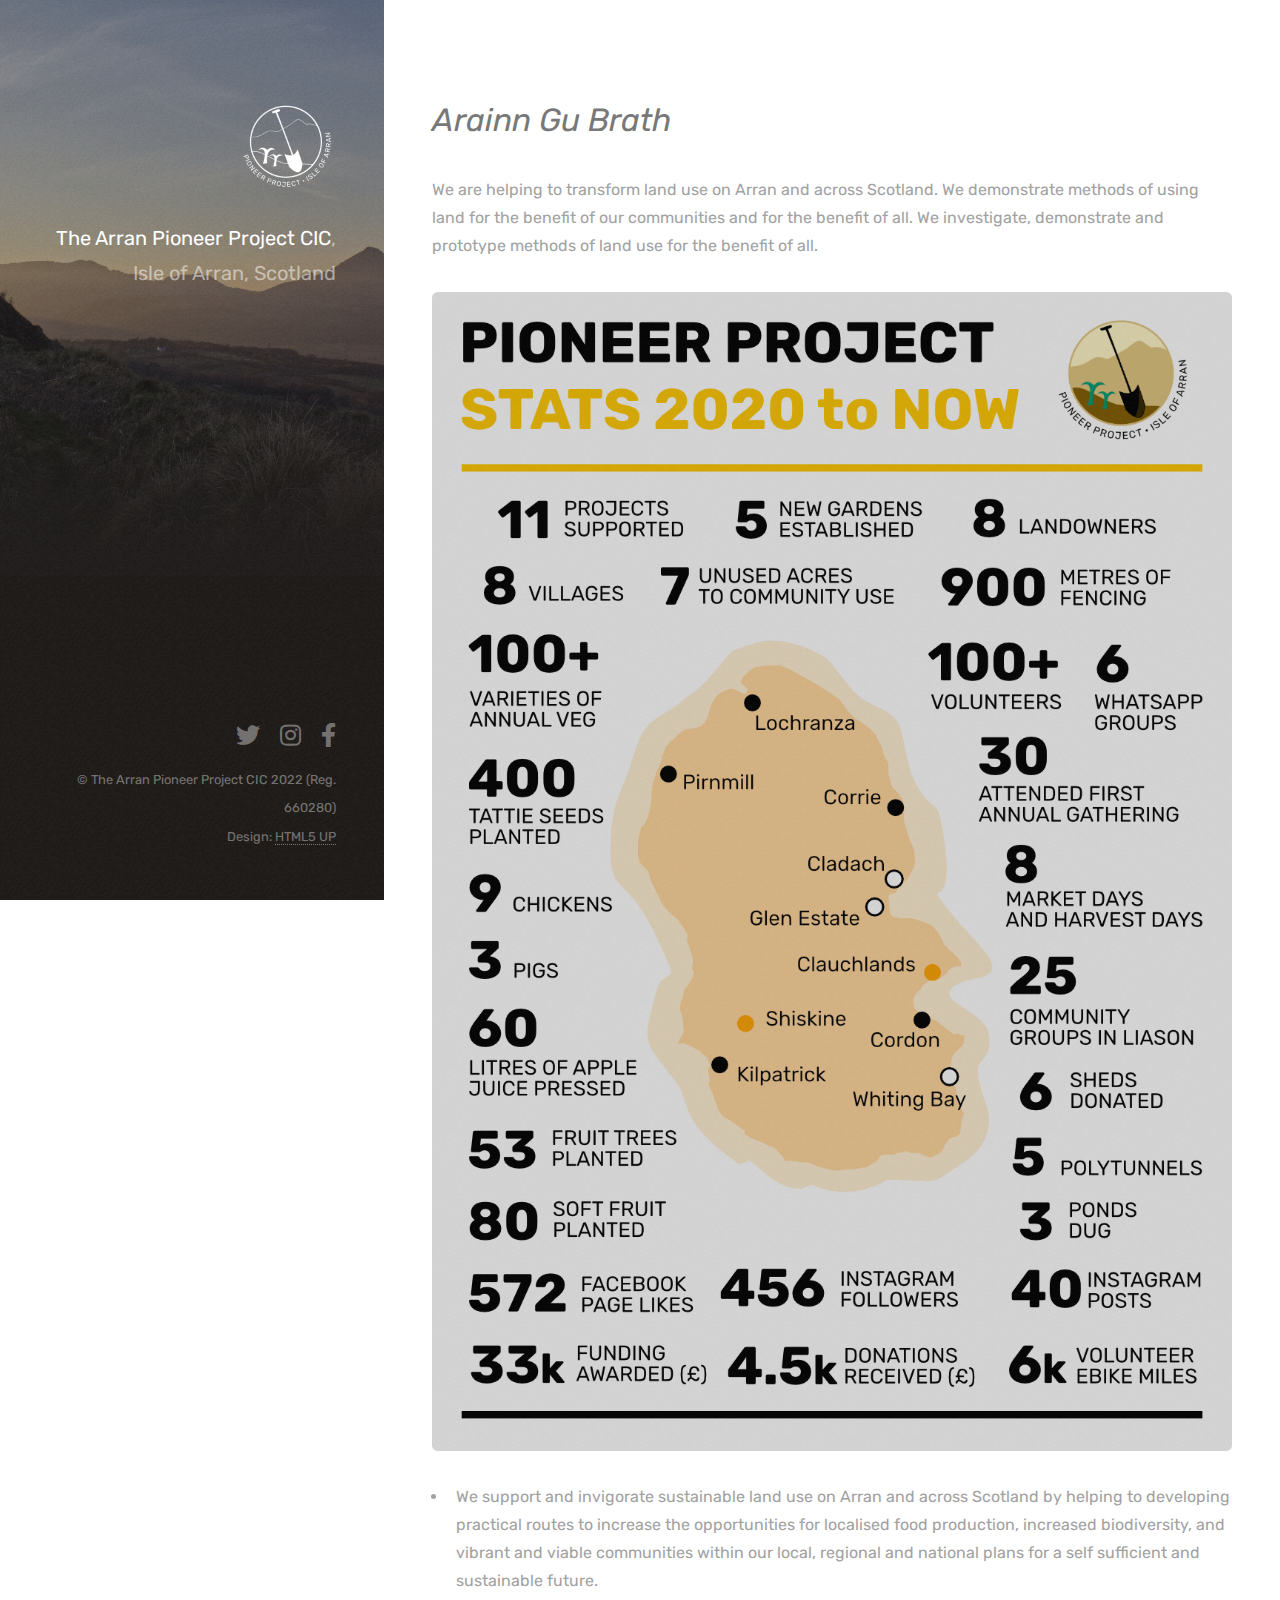
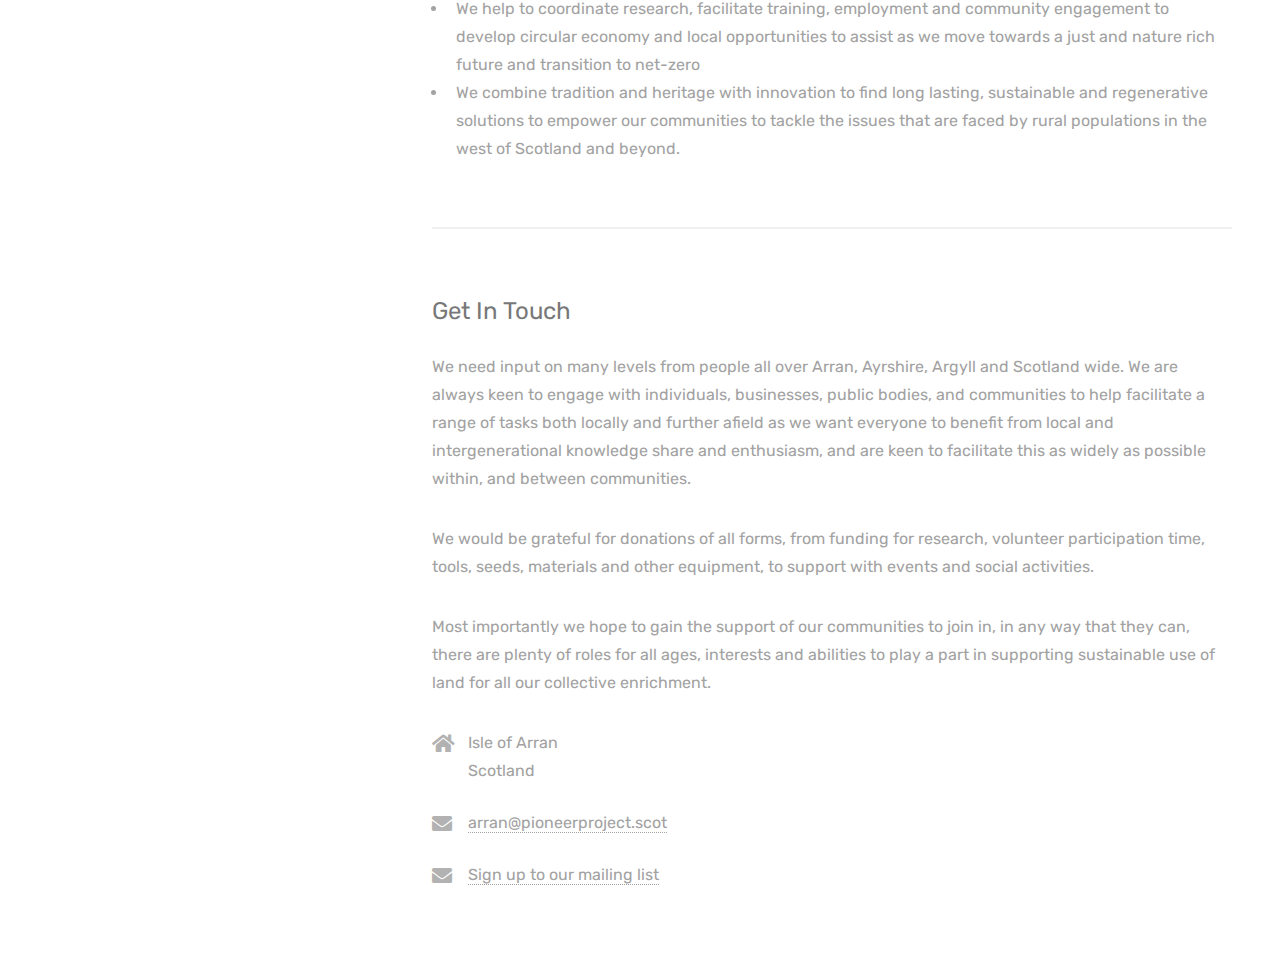
<file: index.html>
<!DOCTYPE HTML>
<!--
	Strata by HTML5 UP
	html5up.net | @ajlkn
	Free for personal and commercial use under the CCA 3.0 license (html5up.net/license)
-->
<html>
	<head>
		<title>The Arran Pioneer Project CIC</title>
		<meta charset="utf-8" />
		<meta name="viewport" content="width=device-width, initial-scale=1, user-scalable=no" />
		<link rel="stylesheet" href="assets/css/main.css" />

		<link rel="shortcut icon" type="image/png" href="images/favicon.png"/>

     	<meta property="og:title" content="The Arran Pioneer Project CIC"/>
     	<meta property="og:type" content="website"/>
      	<meta property="og:description" content="We are a group of Islanders working together regarding the lease / donation of areas of land on Arran to cultivate and grow food."/>
      	<meta property="og:image" content="https://pioneerproject.scot/img/logo-orange.png"/>
      	<meta property="og:image:secure_url" content="https://pioneerproject.scot/images/logo-orange.png"/>
      	<meta property="og:url" content="https://pioneerproject.scot"/>
      	<meta property="og:site_name" content="The Arran Pioneer Project CIC"/>
	</head>
	<body class="is-preload">

		<!-- Header -->
			<header id="header">
				<div class="inner">
					<a href="#" class="image avatar"><img src="images/avatar.png" alt="" /></a>
					<h1><strong>The Arran Pioneer Project CIC</strong>,<br /> Isle of Arran, Scotland<br />
					</h1>
				</div>
			</header>

		<!-- Main -->
			<div id="main">

				<!-- One -->
					<section id="one">
						<header class="major">
							<h2><em>Arainn Gu Brath</em></h2>
						</header>
						<p>We are helping to transform land use on Arran and across Scotland. We demonstrate methods of using land for the benefit of our communities and for the benefit of all. We investigate, demonstrate and prototype methods of land use for the benefit of all. </p>
						<p class="image fit"><img src="images/infographic.png" alt="" /></p>
						<!--<ul class="actions">
							<li><a href="#" class="button">More information soon!</a></li>
						</ul> -->
						<ul><li>
						We support and invigorate sustainable land use on Arran and across Scotland by helping to developing practical routes to increase the opportunities for localised food production, increased biodiversity, and vibrant and viable communities within our local, regional and national plans for a self sufficient and sustainable future.</li>
						<li>We help to coordinate research, facilitate training, employment and community engagement to develop circular economy and local opportunities to assist as we move towards a just and nature rich future and transition to net-zero</li>
						<li>We combine tradition and heritage with innovation to find long lasting, sustainable and regenerative solutions to empower our communities to tackle the issues that are faced by rural populations in the west of Scotland and beyond.</li>
						</ul>


					</section>

				<!-- Three -->
					<section id="three">
						<h2>Get In Touch</h2>
						<p>We need input on many levels from people all over Arran, Ayrshire, Argyll and Scotland wide. We are always keen to engage with individuals, businesses, public bodies, and communities to help facilitate a range of tasks both locally and further afield as we want everyone to benefit from local and intergenerational knowledge share and enthusiasm, and are keen to facilitate this as widely as possible within, and between communities. 
						<p>We would be grateful for donations of all forms, from funding for research, volunteer participation time, tools, seeds, materials and other equipment, to support with events and social activities.</p>
						<p>Most importantly we hope to gain the support of our communities to join in, in any way that they can, there are plenty of roles for all ages, interests and abilities to play a part in supporting sustainable use of land for all our collective enrichment.</p>
						<div class="row">
							<!-- <div class="col-8 col-12-small">
								<form method="post" action="#">
									<div class="row gtr-uniform gtr-50">
										<div class="col-6 col-12-xsmall"><input type="text" name="name" id="name" placeholder="Name" /></div>
										<div class="col-6 col-12-xsmall"><input type="email" name="email" id="email" placeholder="Email" /></div>
										<div class="col-12"><textarea name="message" id="message" placeholder="Message" rows="4"></textarea></div>
									</div>
								</form>
								<ul class="actions">
									<li><input type="submit" value="Send Message" /></li>
								</ul>
							</div>-->
							<div class="col-12 col-12-small">
								<ul class="labeled-icons">
									<li>
										<h3 class="icon solid fa-home"><span class="label">Address</span></h3>
										Isle of Arran<br />
										Scotland
									</li>
									<!-- <li>
										<h3 class="icon solid fa-mobile-alt"><span class="label">Phone</span></h3>
										000-000-0000
									</li> -->
									<li>
										<h3 class="icon solid fa-envelope"><span class="label">Email</span></h3>
										<a href="mailto:arran@pioneerproject.scot">arran@pioneerproject.scot</a>
									</li>
									<li>
										<h3 class="icon solid fa-envelope"></h3><a href="http://eepurl.com/hQz2c5">Sign up to our mailing list</a>
									</li>
								</ul>
							</div>
						</div>
					</section>

				<!-- Four -->
				<!--
					<section id="four">
						<h2>Elements</h2>

						<section>
							<h4>Text</h4>
							<p>This is <b>bold</b> and this is <strong>strong</strong>. This is <i>italic</i> and this is <em>emphasized</em>.
							This is <sup>superscript</sup> text and this is <sub>subscript</sub> text.
							This is <u>underlined</u> and this is code: <code>for (;;) { ... }</code>. Finally, <a href="#">this is a link</a>.</p>
							<hr />
							<header>
								<h4>Heading with a Subtitle</h4>
								<p>Lorem ipsum dolor sit amet nullam id egestas urna aliquam</p>
							</header>
							<p>Nunc lacinia ante nunc ac lobortis. Interdum adipiscing gravida odio porttitor sem non mi integer non faucibus ornare mi ut ante amet placerat aliquet. Volutpat eu sed ante lacinia sapien lorem accumsan varius montes viverra nibh in adipiscing blandit tempus accumsan.</p>
							<header>
								<h5>Heading with a Subtitle</h5>
								<p>Lorem ipsum dolor sit amet nullam id egestas urna aliquam</p>
							</header>
							<p>Nunc lacinia ante nunc ac lobortis. Interdum adipiscing gravida odio porttitor sem non mi integer non faucibus ornare mi ut ante amet placerat aliquet. Volutpat eu sed ante lacinia sapien lorem accumsan varius montes viverra nibh in adipiscing blandit tempus accumsan.</p>
							<hr />
							<h2>Heading Level 2</h2>
							<h3>Heading Level 3</h3>
							<h4>Heading Level 4</h4>
							<h5>Heading Level 5</h5>
							<h6>Heading Level 6</h6>
							<hr />
							<h5>Blockquote</h5>
							<blockquote>Fringilla nisl. Donec accumsan interdum nisi, quis tincidunt felis sagittis eget tempus euismod. Vestibulum ante ipsum primis in faucibus vestibulum. Blandit adipiscing eu felis iaculis volutpat ac adipiscing accumsan faucibus. Vestibulum ante ipsum primis in faucibus lorem ipsum dolor sit amet nullam adipiscing eu felis.</blockquote>
							<h5>Preformatted</h5>
							<pre><code>i = 0;

while (!deck.isInOrder()) {
print 'Iteration ' + i;
deck.shuffle();
i++;
}

print 'It took ' + i + ' iterations to sort the deck.';</code></pre>
						</section>

						<section>
							<h4>Lists</h4>
							<div class="row">
								<div class="col-6 col-12-xsmall">
									<h5>Unordered</h5>
									<ul>
										<li>Dolor pulvinar etiam magna etiam.</li>
										<li>Sagittis adipiscing lorem eleifend.</li>
										<li>Felis enim feugiat dolore viverra.</li>
									</ul>
									<h5>Alternate</h5>
									<ul class="alt">
										<li>Dolor pulvinar etiam magna etiam.</li>
										<li>Sagittis adipiscing lorem eleifend.</li>
										<li>Felis enim feugiat dolore viverra.</li>
									</ul>
								</div>
								<div class="col-6 col-12-xsmall">
									<h5>Ordered</h5>
									<ol>
										<li>Dolor pulvinar etiam magna etiam.</li>
										<li>Etiam vel felis at lorem sed viverra.</li>
										<li>Felis enim feugiat dolore viverra.</li>
										<li>Dolor pulvinar etiam magna etiam.</li>
										<li>Etiam vel felis at lorem sed viverra.</li>
										<li>Felis enim feugiat dolore viverra.</li>
									</ol>
									<h5>Icons</h5>
									<ul class="icons">
										<li><a href="#" class="icon brands fa-twitter"><span class="label">Twitter</span></a></li>
										<li><a href="#" class="icon brands fa-facebook-f"><span class="label">Facebook</span></a></li>
										<li><a href="#" class="icon brands fa-instagram"><span class="label">Instagram</span></a></li>
										<li><a href="#" class="icon brands fa-github"><span class="label">Github</span></a></li>
										<li><a href="#" class="icon brands fa-dribbble"><span class="label">Dribbble</span></a></li>
										<li><a href="#" class="icon brands fa-tumblr"><span class="label">Tumblr</span></a></li>
									</ul>
								</div>
							</div>
							<h5>Actions</h5>
							<ul class="actions">
								<li><a href="#" class="button primary">Default</a></li>
								<li><a href="#" class="button">Default</a></li>
							</ul>
							<ul class="actions small">
								<li><a href="#" class="button primary small">Small</a></li>
								<li><a href="#" class="button small">Small</a></li>
							</ul>
							<div class="row">
								<div class="col-6 col-12-small">
									<ul class="actions stacked">
										<li><a href="#" class="button primary">Default</a></li>
										<li><a href="#" class="button">Default</a></li>
									</ul>
								</div>
								<div class="col-6 col-12-small">
									<ul class="actions stacked">
										<li><a href="#" class="button primary small">Small</a></li>
										<li><a href="#" class="button small">Small</a></li>
									</ul>
								</div>
								<div class="col-6 col-12-small">
									<ul class="actions stacked">
										<li><a href="#" class="button primary fit">Default</a></li>
										<li><a href="#" class="button fit">Default</a></li>
									</ul>
								</div>
								<div class="col-6 col-12-small">
									<ul class="actions stacked">
										<li><a href="#" class="button primary small fit">Small</a></li>
										<li><a href="#" class="button small fit">Small</a></li>
									</ul>
								</div>
							</div>
						</section>

						<section>
							<h4>Table</h4>
							<h5>Default</h5>
							<div class="table-wrapper">
								<table>
									<thead>
										<tr>
											<th>Name</th>
											<th>Description</th>
											<th>Price</th>
										</tr>
									</thead>
									<tbody>
										<tr>
											<td>Item One</td>
											<td>Ante turpis integer aliquet porttitor.</td>
											<td>29.99</td>
										</tr>
										<tr>
											<td>Item Two</td>
											<td>Vis ac commodo adipiscing arcu aliquet.</td>
											<td>19.99</td>
										</tr>
										<tr>
											<td>Item Three</td>
											<td> Morbi faucibus arcu accumsan lorem.</td>
											<td>29.99</td>
										</tr>
										<tr>
											<td>Item Four</td>
											<td>Vitae integer tempus condimentum.</td>
											<td>19.99</td>
										</tr>
										<tr>
											<td>Item Five</td>
											<td>Ante turpis integer aliquet porttitor.</td>
											<td>29.99</td>
										</tr>
									</tbody>
									<tfoot>
										<tr>
											<td colspan="2"></td>
											<td>100.00</td>
										</tr>
									</tfoot>
								</table>
							</div>

							<h5>Alternate</h5>
							<div class="table-wrapper">
								<table class="alt">
									<thead>
										<tr>
											<th>Name</th>
											<th>Description</th>
											<th>Price</th>
										</tr>
									</thead>
									<tbody>
										<tr>
											<td>Item One</td>
											<td>Ante turpis integer aliquet porttitor.</td>
											<td>29.99</td>
										</tr>
										<tr>
											<td>Item Two</td>
											<td>Vis ac commodo adipiscing arcu aliquet.</td>
											<td>19.99</td>
										</tr>
										<tr>
											<td>Item Three</td>
											<td> Morbi faucibus arcu accumsan lorem.</td>
											<td>29.99</td>
										</tr>
										<tr>
											<td>Item Four</td>
											<td>Vitae integer tempus condimentum.</td>
											<td>19.99</td>
										</tr>
										<tr>
											<td>Item Five</td>
											<td>Ante turpis integer aliquet porttitor.</td>
											<td>29.99</td>
										</tr>
									</tbody>
									<tfoot>
										<tr>
											<td colspan="2"></td>
											<td>100.00</td>
										</tr>
									</tfoot>
								</table>
							</div>
						</section>

						<section>
							<h4>Buttons</h4>
							<ul class="actions">
								<li><a href="#" class="button primary">Primary</a></li>
								<li><a href="#" class="button">Default</a></li>
							</ul>
							<ul class="actions">
								<li><a href="#" class="button large">Large</a></li>
								<li><a href="#" class="button">Default</a></li>
								<li><a href="#" class="button small">Small</a></li>
							</ul>
							<ul class="actions fit">
								<li><a href="#" class="button primary fit">Fit</a></li>
								<li><a href="#" class="button fit">Fit</a></li>
							</ul>
							<ul class="actions fit small">
								<li><a href="#" class="button primary fit small">Fit + Small</a></li>
								<li><a href="#" class="button fit small">Fit + Small</a></li>
							</ul>
							<ul class="actions">
								<li><a href="#" class="button primary icon solid fa-download">Icon</a></li>
								<li><a href="#" class="button icon solid fa-download">Icon</a></li>
							</ul>
							<ul class="actions">
								<li><span class="button primary disabled">Primary</span></li>
								<li><span class="button disabled">Default</span></li>
							</ul>
						</section>

						<section>
							<h4>Form</h4>
							<form method="post" action="#">
								<div class="row gtr-uniform gtr-50">
									<div class="col-6 col-12-xsmall">
										<input type="text" name="demo-name" id="demo-name" value="" placeholder="Name" />
									</div>
									<div class="col-6 col-12-xsmall">
										<input type="email" name="demo-email" id="demo-email" value="" placeholder="Email" />
									</div>
									<div class="col-12">
										<select name="demo-category" id="demo-category">
											<option value="">- Category -</option>
											<option value="1">Manufacturing</option>
											<option value="1">Shipping</option>
											<option value="1">Administration</option>
											<option value="1">Human Resources</option>
										</select>
									</div>
									<div class="col-4 col-12-small">
										<input type="radio" id="demo-priority-low" name="demo-priority" checked>
										<label for="demo-priority-low">Low Priority</label>
									</div>
									<div class="col-4 col-12-small">
										<input type="radio" id="demo-priority-normal" name="demo-priority">
										<label for="demo-priority-normal">Normal Priority</label>
									</div>
									<div class="col-4 col-12-small">
										<input type="radio" id="demo-priority-high" name="demo-priority">
										<label for="demo-priority-high">High Priority</label>
									</div>
									<div class="col-6 col-12-small">
										<input type="checkbox" id="demo-copy" name="demo-copy">
										<label for="demo-copy">Email me a copy of this message</label>
									</div>
									<div class="col-6 col-12-small">
										<input type="checkbox" id="demo-human" name="demo-human" checked>
										<label for="demo-human">I am a human and not a robot</label>
									</div>
									<div class="col-12">
										<textarea name="demo-message" id="demo-message" placeholder="Enter your message" rows="6"></textarea>
									</div>
									<div class="col-12">
										<ul class="actions">
											<li><input type="submit" value="Send Message" class="primary" /></li>
											<li><input type="reset" value="Reset" /></li>
										</ul>
									</div>
								</div>
							</form>
						</section>

						<section>
							<h4>Image</h4>
							<h5>Fit</h5>
							<div class="box alt">
								<div class="row gtr-50 gtr-uniform">
									<div class="col-12"><span class="image fit"><img src="images/fulls/05.jpg" alt="" /></span></div>
									<div class="col-4"><span class="image fit"><img src="images/thumbs/01.jpg" alt="" /></span></div>
									<div class="col-4"><span class="image fit"><img src="images/thumbs/02.jpg" alt="" /></span></div>
									<div class="col-4"><span class="image fit"><img src="images/thumbs/03.jpg" alt="" /></span></div>
									<div class="col-4"><span class="image fit"><img src="images/thumbs/04.jpg" alt="" /></span></div>
									<div class="col-4"><span class="image fit"><img src="images/thumbs/05.jpg" alt="" /></span></div>
									<div class="col-4"><span class="image fit"><img src="images/thumbs/06.jpg" alt="" /></span></div>
									<div class="col-4"><span class="image fit"><img src="images/thumbs/03.jpg" alt="" /></span></div>
									<div class="col-4"><span class="image fit"><img src="images/thumbs/02.jpg" alt="" /></span></div>
									<div class="col-4"><span class="image fit"><img src="images/thumbs/01.jpg" alt="" /></span></div>
								</div>
							</div>
							<h5>Left &amp; Right</h5>
							<p><span class="image left"><img src="images/avatar.jpg" alt="" /></span>Fringilla nisl. Donec accumsan interdum nisi, quis tincidunt felis sagittis eget. tempus euismod. Vestibulum ante ipsum primis in faucibus vestibulum. Blandit adipiscing eu felis iaculis volutpat ac adipiscing accumsan eu faucibus. Integer ac pellentesque praesent tincidunt felis sagittis eget. tempus euismod. Vestibulum ante ipsum primis in faucibus vestibulum. Blandit adipiscing eu felis iaculis volutpat ac adipiscing accumsan eu faucibus. Integer ac pellentesque praesent. Donec accumsan interdum nisi, quis tincidunt felis sagittis eget. tempus euismod. Vestibulum ante ipsum primis in faucibus vestibulum. Blandit adipiscing eu felis iaculis volutpat ac adipiscing accumsan eu faucibus. Integer ac pellentesque praesent tincidunt felis sagittis eget. tempus euismod. Vestibulum ante ipsum primis in faucibus vestibulum. Blandit adipiscing eu felis iaculis volutpat ac adipiscing accumsan eu faucibus. Integer ac pellentesque praesent.</p>
							<p><span class="image right"><img src="images/avatar.jpg" alt="" /></span>Fringilla nisl. Donec accumsan interdum nisi, quis tincidunt felis sagittis eget. tempus euismod. Vestibulum ante ipsum primis in faucibus vestibulum. Blandit adipiscing eu felis iaculis volutpat ac adipiscing accumsan eu faucibus. Integer ac pellentesque praesent tincidunt felis sagittis eget. tempus euismod. Vestibulum ante ipsum primis in faucibus vestibulum. Blandit adipiscing eu felis iaculis volutpat ac adipiscing accumsan eu faucibus. Integer ac pellentesque praesent. Donec accumsan interdum nisi, quis tincidunt felis sagittis eget. tempus euismod. Vestibulum ante ipsum primis in faucibus vestibulum. Blandit adipiscing eu felis iaculis volutpat ac adipiscing accumsan eu faucibus. Integer ac pellentesque praesent tincidunt felis sagittis eget. tempus euismod. Vestibulum ante ipsum primis in faucibus vestibulum. Blandit adipiscing eu felis iaculis volutpat ac adipiscing accumsan eu faucibus. Integer ac pellentesque praesent.</p>
						</section>

					</section>
				-->

			</div>

		<!-- Footer -->
			<footer id="footer">
				<div class="inner">
					<ul class="icons">
						<li><a href="https://twitter.com/arranpioneer" class="icon brands fa-twitter"><span class="label">Twitter</span></a></li>
						<li><a href="https://www.instagram.com/arranpioneerproject/" class="icon brands fa-instagram"><span class="label">Instagram</span></a></li>
						<li><a href="https://www.facebook.com/thearranpioneerproject/" class="icon brands fa-facebook-f"><span class="label">Facebook</span></a></li>
					</ul>
					<ul class="copyright">
						<li>&copy; The Arran Pioneer Project CIC 2022 (Reg. 660280)</li><li>Design: <a href="http://html5up.net">HTML5 UP</a></li>
					</ul>
				</div>
			</footer>

		<!-- Scripts -->
			<script src="assets/js/jquery.min.js"></script>
			<script src="assets/js/jquery.poptrox.min.js"></script>
			<script src="assets/js/browser.min.js"></script>
			<script src="assets/js/breakpoints.min.js"></script>
			<script src="assets/js/util.js"></script>
			<script src="assets/js/main.js"></script>

	</body>
</html>
</file>
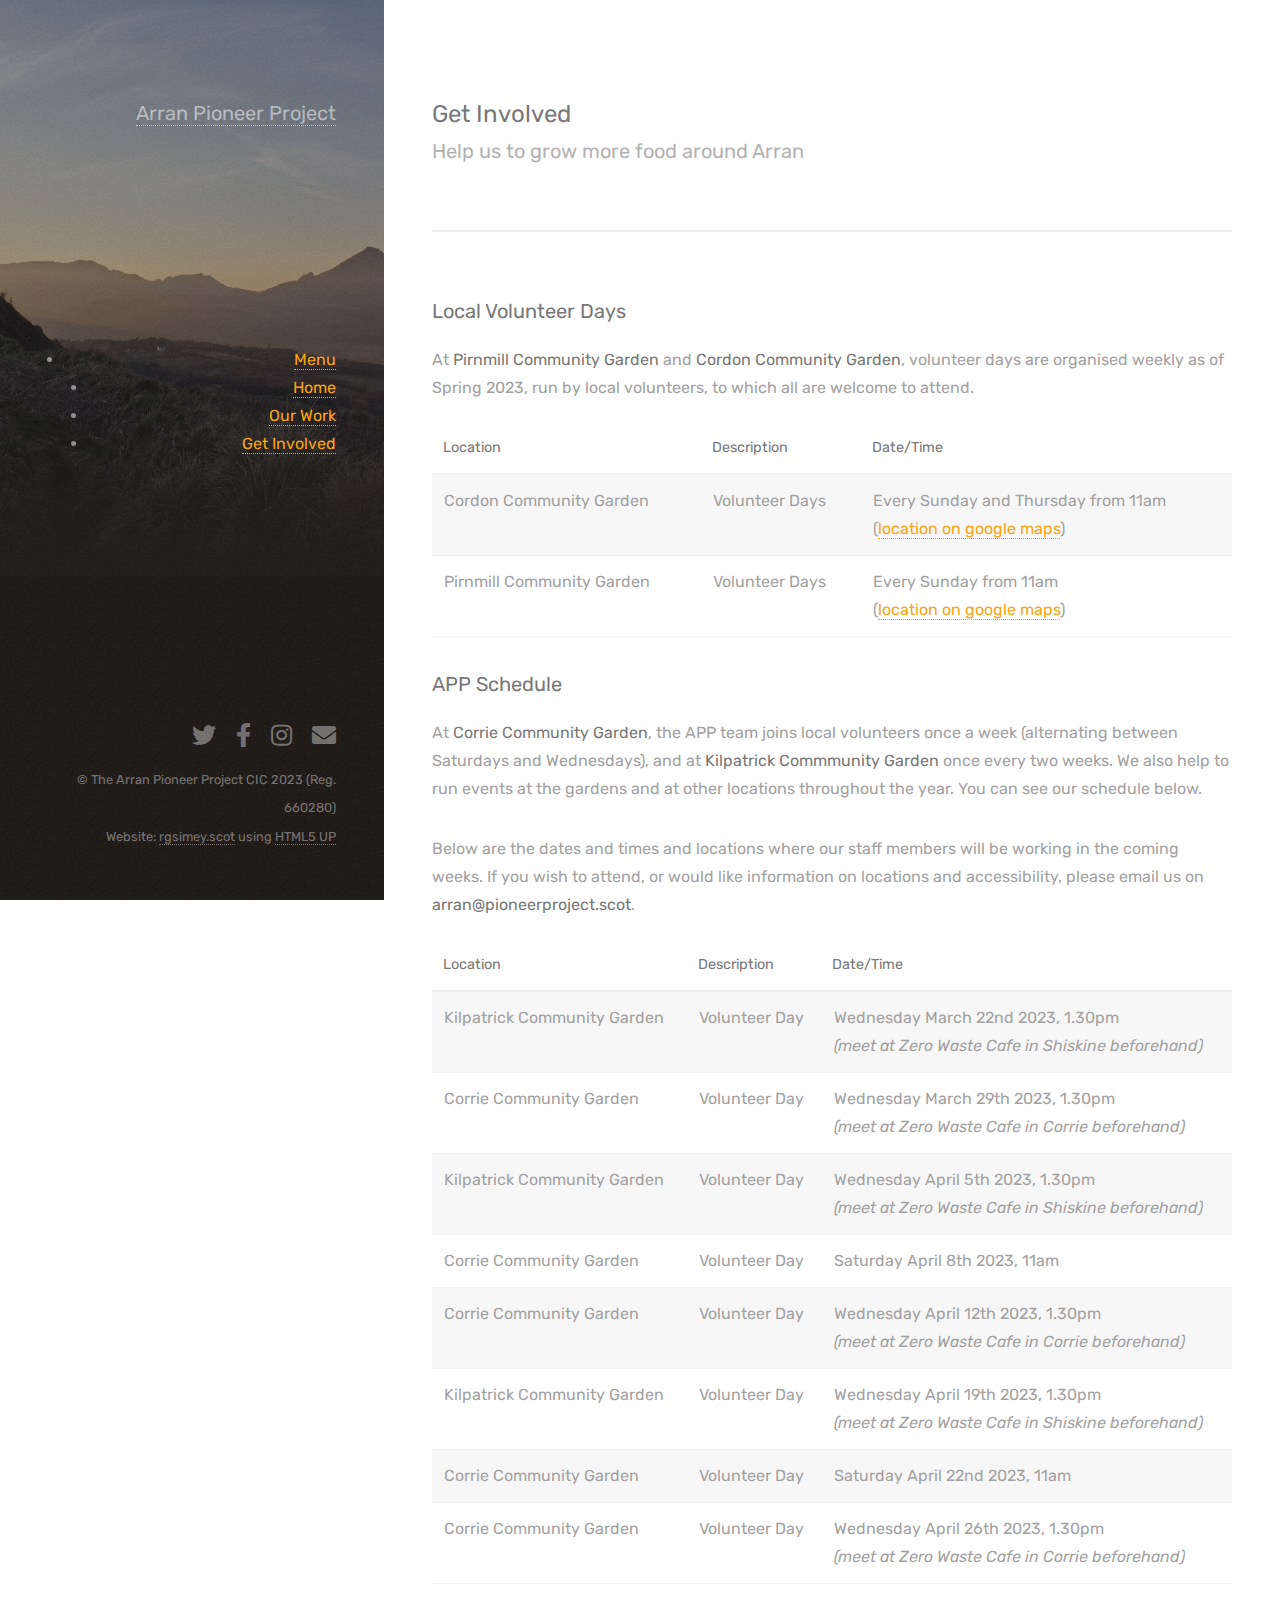
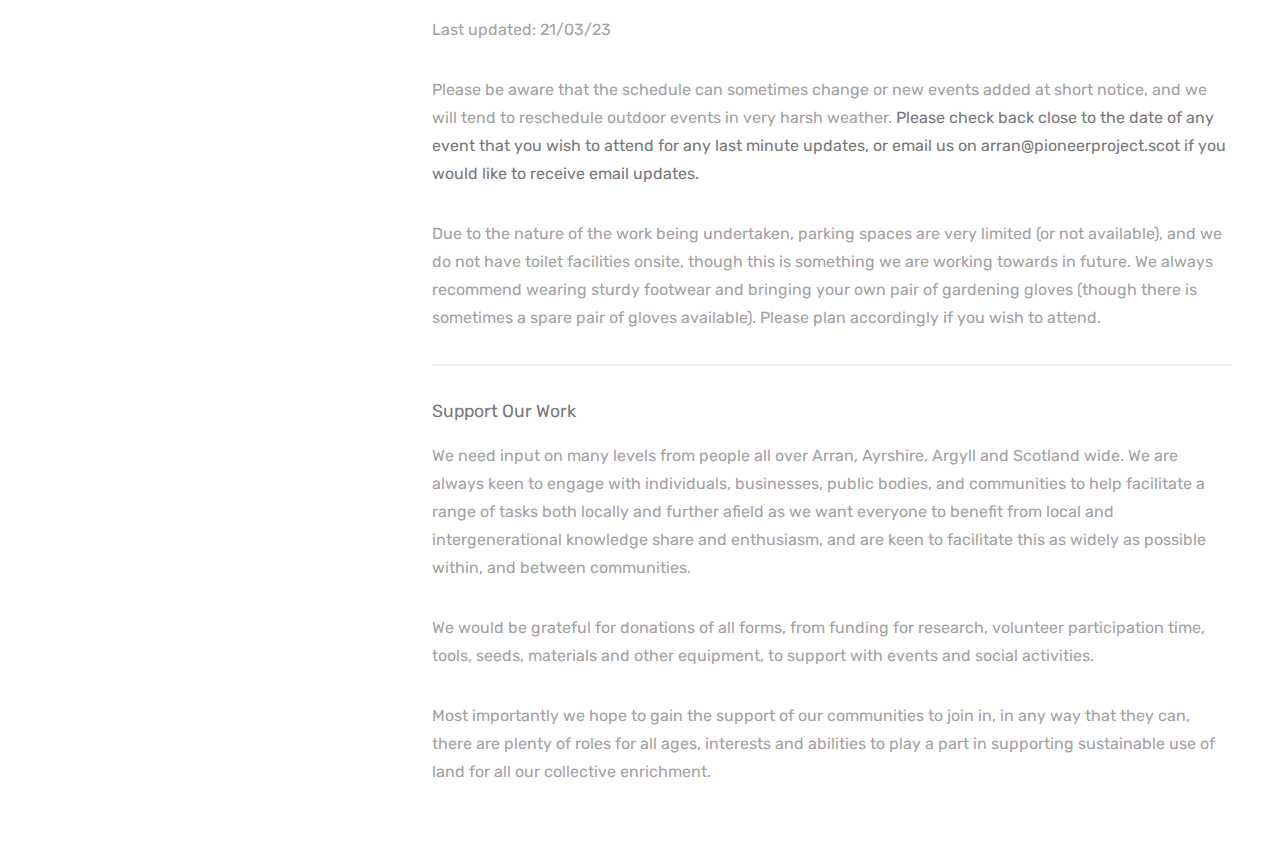
<file: get-involved.html>
<!DOCTYPE HTML>
<!--
	Spectral by HTML5 UP
	html5up.net | @ajlkn
	Free for personal and commercial use under the CCA 3.0 license (html5up.net/license)
-->
<html>
	<head>
		<title>The Arran Pioneer Project CIC</title>
		<meta charset="utf-8" />
		<meta name="viewport" content="width=device-width, initial-scale=1, user-scalable=no" />
		<link rel="stylesheet" href="assets/css/main.css" />
		<noscript><link rel="stylesheet" href="assets/css/noscript.css" /></noscript>

		<link rel="shortcut icon" type="image/png" href="images/favicon.png"/>

     	<meta property="og:title" content="The Arran Pioneer Project CIC"/>
     	<meta property="og:type" content="website"/>
      	<meta property="og:description" content="We are helping to transform land use on Arran and across Scotland."/>
      	<meta property="og:image" content="https://pioneerproject.scot/img/logo-orange.png"/>
      	<meta property="og:image:secure_url" content="https://pioneerproject.scot/images/logo-orange.png"/>
      	<meta property="og:url" content="https://pioneerproject.scot"/>
      	<meta property="og:site_name" content="The Arran Pioneer Project CIC"/>

	</head>
	<body class="is-preload">

		<!-- Page Wrapper -->
			<div id="page-wrapper">

				<!-- Header -->
					<header id="header">
						<h1><a href="index.html">Arran Pioneer Project</a></h1>
						<nav id="nav">
							<ul>
								<li class="special">
									<a href="#menu" class="menuToggle"><span>Menu</span></a>
									<div id="menu">
										<ul>
											<li><a href="index.html">Home</a></li>
											<li><a href="our-work.html">Our Work</a></li>
											<li><a href="get-involved.html">Get Involved</a></li>
										</ul>
									</div>
								</li>
							</ul>
						</nav>
					</header>

				<!-- Main -->
					<article id="main">
						<header>
							<h2>Get Involved</h2>
							<p>Help us to grow more food around Arran</p>
						</header>
						<section class="wrapper style5">
							<div class="inner">

								<h3>Local Volunteer Days</h3>

								<p>At <strong>Pirnmill Community Garden</strong> and <strong>Cordon Community Garden</strong>, volunteer days are organised weekly as of Spring 2023, run by local volunteers, to which all are welcome to attend.  

									<div class="table-wrapper">
										<table>
											<thead>
												<tr>
													<th>Location</th>
													<th>Description</th>
													<th>Date/Time</th>
												</tr>
											</thead>
											<tbody>
												<tr>
													<td>Cordon Community Garden</td>
													<td>Volunteer Days</td>
													<td>Every Sunday and Thursday from 11am <br>(<a href="https://goo.gl/maps/ETRvUHBJuHYYJ5L9A">location on google maps</a>)</td>
												</tr>
												<tr>
													<td>Pirnmill Community Garden</td>
													<td>Volunteer Days</td>
													<td>Every Sunday from 11am <br>(<a href="https://goo.gl/maps/9fYQcYs8sXJqakCD7">location on google maps</a>)</td>
												</tr>
											</tbody>
										</table>



								<!-- <p>The <strong>Cladach Community Garden</strong> group also meets regularly, however is currently oversubscribed for volunteers in the 2023 season, nevertheless, please send us an email on arran@pioneerproject.scot if you are interested in getting involved at this garden in future.</p> -->

								<h3>APP Schedule</h3>

								<p>At <strong>Corrie Community Garden</strong>, the APP team joins local volunteers once a week (alternating between Saturdays and Wednesdays), and at <strong>Kilpatrick Commmunity Garden</strong> once every two weeks. We also help to run events at the gardens and at other locations throughout the year. You can see our schedule below.</p>


								<p>Below are the dates and times and locations where our staff members will be working in the coming weeks. If you wish to attend, or would like information on locations and accessibility, please email us on <strong>arran@pioneerproject.scot</strong>. </p>
									<div class="table-wrapper">
										<table>
											<thead>
												<tr>
													<th>Location</th>
													<th>Description</th>
													<th>Date/Time</th>
												</tr>
											</thead>
											<tbody>
												<!-- <tr>
													<td>Corrie</td>
													<td>Volunteer Day</td>
													<td>Wednesday December 7th 2022, 1.30pm to 3.30pm</td>
												</tr>
												<tr>
													<td>Clauchlands</td>
													<td>Volunteer Day</td>
													<td>Thursday December 8th 2022, 11am to 1pm</td>
												</tr>
												<tr>
													<td>Kilpatrick</td>
													<td>Volunteer Day</td>
													<td>Wednesday December 14th 2022, 1.30pm to 3.30pm</td>
												</tr>
												<tr>
													<td>Cordon</td>
													<td>Volunteer Day</td>
													<td>Sunday December 18th 2022, 11am to 1pm</td>
												</tr>
												<tr>
													<td style="text-decoration: line-through;">Corrie</td>
													<td style="text-decoration: line-through;">Volunteer Day</td>
													<td><span style="text-decoration: line-through;">Sunday December 18th 2022, 1.30pm to 3.30pm</span> <strong>Cancelled</strong></td> 
												</tr> 
												<tr>
													<td>Clauchlands</td>
													<td>Volunteer Day</td>
													<td>Thursday December 22nd 2022, 11am to 1pm</td>
												</tr>
												<tr>
													<td>Corrie</td>
													<td>Volunteer Day</td>
													<td>Wednesday January 4th 2023, 1.30pm to 3.30pm</td>
												</tr>
												<tr>
													<td>Clauchlands</td>
													<td>Volunteer Day</td>
													<td>Thursday January 5th 2023, 11am to 1pm</td>
												</tr> 
												<tr>
													<td>Corrie</td>
													<td>Volunteer Day</td>
													<td>Sunday January 15th 2023, 1.30pm to 3.30pm</td>
												</tr>
												<tr>
													<td>Corrie</td>
													<td>Volunteer Day</td>
													<td>Wednesday January 18th 2023, 1.30pm to 3.30pm</td>
												</tr>
												 <tr>
													<td>Clauchlands</td>
													<td>Volunteer Day</td>
													<td>Thursday January 19th 2023, 11am to 1pm</td>
												</tr>
												<tr>
													<td>Kilpatrick</td>
													<td>Volunteer Day</td>
													<td>Wednesday January 25th 2023, 10am to midday <a href="https://www.facebook.com/photo/?fbid=493474856266780">Details on Facebook</a></td>
												</tr>
												<tr>
													<td>Corrie</td>
													<td>Volunteer Day</td>
													<td>Sunday January 29th 2023, 1.30pm to 3.30pm</td>
												</tr>
												<tr>
													<td>Corrie</td>
													<td>Volunteer Day</td>
													<td>Wednesday February 1st 2023, 1.30pm to 3.30pm</td>
												</tr>
												<tr>
													<td>Corrie</td>
													<td>Volunteer Day</td>
													<td>Sunday February 12th 2023</td>
												</tr>
												<tr>
													<td>Corrie</td>
													<td>Volunteer Day</td>
													<td>Wednesday February 15th 2023</td>
												</tr>
												<tr>
													<td>Corrie</td>
													<td>Volunteer Day</td>
													<td>Sunday February 26th 2023</td>
												</tr>
												<tr>
													<td>Cordon Community Garden</td>
													<td>Open Day</td>
													<td>Saturday March 4th 2023, 2pm - <a href="https://www.facebook.com/photo?fbid=525424929738439&set=a.412455237702076">Details on Facebook</a></td>
												</tr>
												<tr>
													<td>Kilpatrick Community Garden</td>
													<td>Volunteer Day</td>
													<td>Wednesday March 8th 2023, 1.30pm (meet at Zero Waste Cafe in Shiskine beforehand)</td>
												</tr>
												<tr>
													<td>Corrie Community Garden</td>
													<td>Volunteer Day</td>
													<td>Saturday March 11th 2023, 11am</td>
												</tr>
												<tr>
													<td>Corrie Community Garden</td>
													<td>Volunteer Day</td>
													<td>Wednesday March 15th 2023, 1.30pm (meet at Zero Waste Cafe in Corrie beforehand)</td>
												</tr>-->
												<tr>
													<td>Kilpatrick Community Garden</td>
													<td>Volunteer Day</td>
													<td>Wednesday March 22nd 2023, 1.30pm <br><em>(meet at Zero Waste Cafe in Shiskine beforehand)</em></td>
												</tr>
												<tr>
													<td>Corrie Community Garden</td>
													<td>Volunteer Day</td>
													<td>Wednesday March 29th 2023, 1.30pm <br><em>(meet at Zero Waste Cafe in Corrie beforehand)</em></td>
												</tr>
																								<tr>
													<td>Kilpatrick Community Garden</td>
													<td>Volunteer Day</td>
													<td>Wednesday April 5th 2023, 1.30pm <br><em>(meet at Zero Waste Cafe in Shiskine beforehand)</em></td>
												</tr>
												<tr>
													<td>Corrie Community Garden</td>
													<td>Volunteer Day</td>
													<td>Saturday April 8th 2023, 11am</td>
												</tr>
												<tr>
													<td>Corrie Community Garden</td>
													<td>Volunteer Day</td>
													<td>Wednesday April 12th 2023, 1.30pm <br><em>(meet at Zero Waste Cafe in Corrie beforehand)</em></td>
												</tr>
												<tr>
													<td>Kilpatrick Community Garden</td>
													<td>Volunteer Day</td>
													<td>Wednesday April 19th 2023, 1.30pm <br><em>(meet at Zero Waste Cafe in Shiskine beforehand)</em></td>
												</tr>
												<tr>
													<td>Corrie Community Garden</td>
													<td>Volunteer Day</td>
													<td>Saturday April 22nd 2023, 11am</td>
												</tr>
												<tr>
													<td>Corrie Community Garden</td>
													<td>Volunteer Day</td>
													<td>Wednesday April 26th 2023, 1.30pm <br><em>(meet at Zero Waste Cafe in Corrie beforehand)</em></td>
												</tr>
												
											</tbody>
										</table>
									</div>

								<p>Last updated: 21/03/23</p>

								<p>Please be aware that the schedule can sometimes change or new events added at short notice, and we will tend to reschedule outdoor events in very harsh weather. <strong>Please check back close to the date of any event that you wish to attend for any last minute updates, or email us on <strong>arran@pioneerproject.scot</strong> if you would like to receive email updates.</strong> </p>

								<p>Due to the nature of the work being undertaken, parking spaces are very limited (or not available), and we do not have toilet facilities onsite, though this is something we are working towards in future. We always recommend wearing sturdy footwear and bringing your own pair of gardening gloves (though there is sometimes a spare pair of gloves available). Please plan accordingly if you wish to attend.  </p>
								<!-- <p><iframe src="https://calendar.google.com/calendar/embed?src=fbbebed5979e7517eab736f679e2905577fa3fe0a19c6fc13dc6b7c359d1b053%40group.calendar.google.com&ctz=Europe%2FLondon" style="border: 0" width="100%" height="600" frameborder="0" scrolling="no"></iframe></p> -->

								<hr />

								<h4>Support Our Work</h4>
								<p>We need input on many levels from people all over Arran, Ayrshire, Argyll and Scotland wide. We are always keen to engage with individuals, businesses, public bodies, and communities to help facilitate a range of tasks both locally and further afield as we want everyone to benefit from local and intergenerational knowledge share and enthusiasm, and are keen to facilitate this as widely as possible within, and between communities.</p>

								<p>We would be grateful for donations of all forms, from funding for research, volunteer participation time, tools, seeds, materials and other equipment, to support with events and social activities.</p>

								<p>Most importantly we hope to gain the support of our communities to join in, in any way that they can, there are plenty of roles for all ages, interests and abilities to play a part in supporting sustainable use of land for all our collective enrichment.</p>

							</div>
						</section>
					</article>

				<!-- Footer -->
					<footer id="footer">
						<ul class="icons">
							<li><a href="https://twitter.com/arranpioneer" class="icon brands fa-twitter"><span class="label">Twitter</span></a></li>
							<li><a href="https://www.facebook.com/thearranpioneerproject/" class="icon brands fa-facebook-f"><span class="label">Facebook</span></a></li>
							<li><a href="https://www.instagram.com/arranpioneerproject/" class="icon brands fa-instagram"><span class="label">Instagram</span></a></li>
							<li><a href="mailto:arran@pioneerproject.scot" class="icon solid fa-envelope"><span class="label">Email</span></a></li>
						</ul>
						<ul class="copyright">
							<li>&copy; The Arran Pioneer Project CIC 2023 (Reg. 660280)</li><li>Website: <a href="http://rgsimey.scot">rgsimey.scot</a> using <a href="http://html5up.net">HTML5 UP</a></li>
						</ul>
					</footer>

			</div>

		<!-- Scripts -->
			<script src="assets/js/jquery.min.js"></script>
			<script src="assets/js/jquery.scrollex.min.js"></script>
			<script src="assets/js/jquery.scrolly.min.js"></script>
			<script src="assets/js/browser.min.js"></script>
			<script src="assets/js/breakpoints.min.js"></script>
			<script src="assets/js/util.js"></script>
			<script src="assets/js/main.js"></script>

	</body>
</html>
</file>
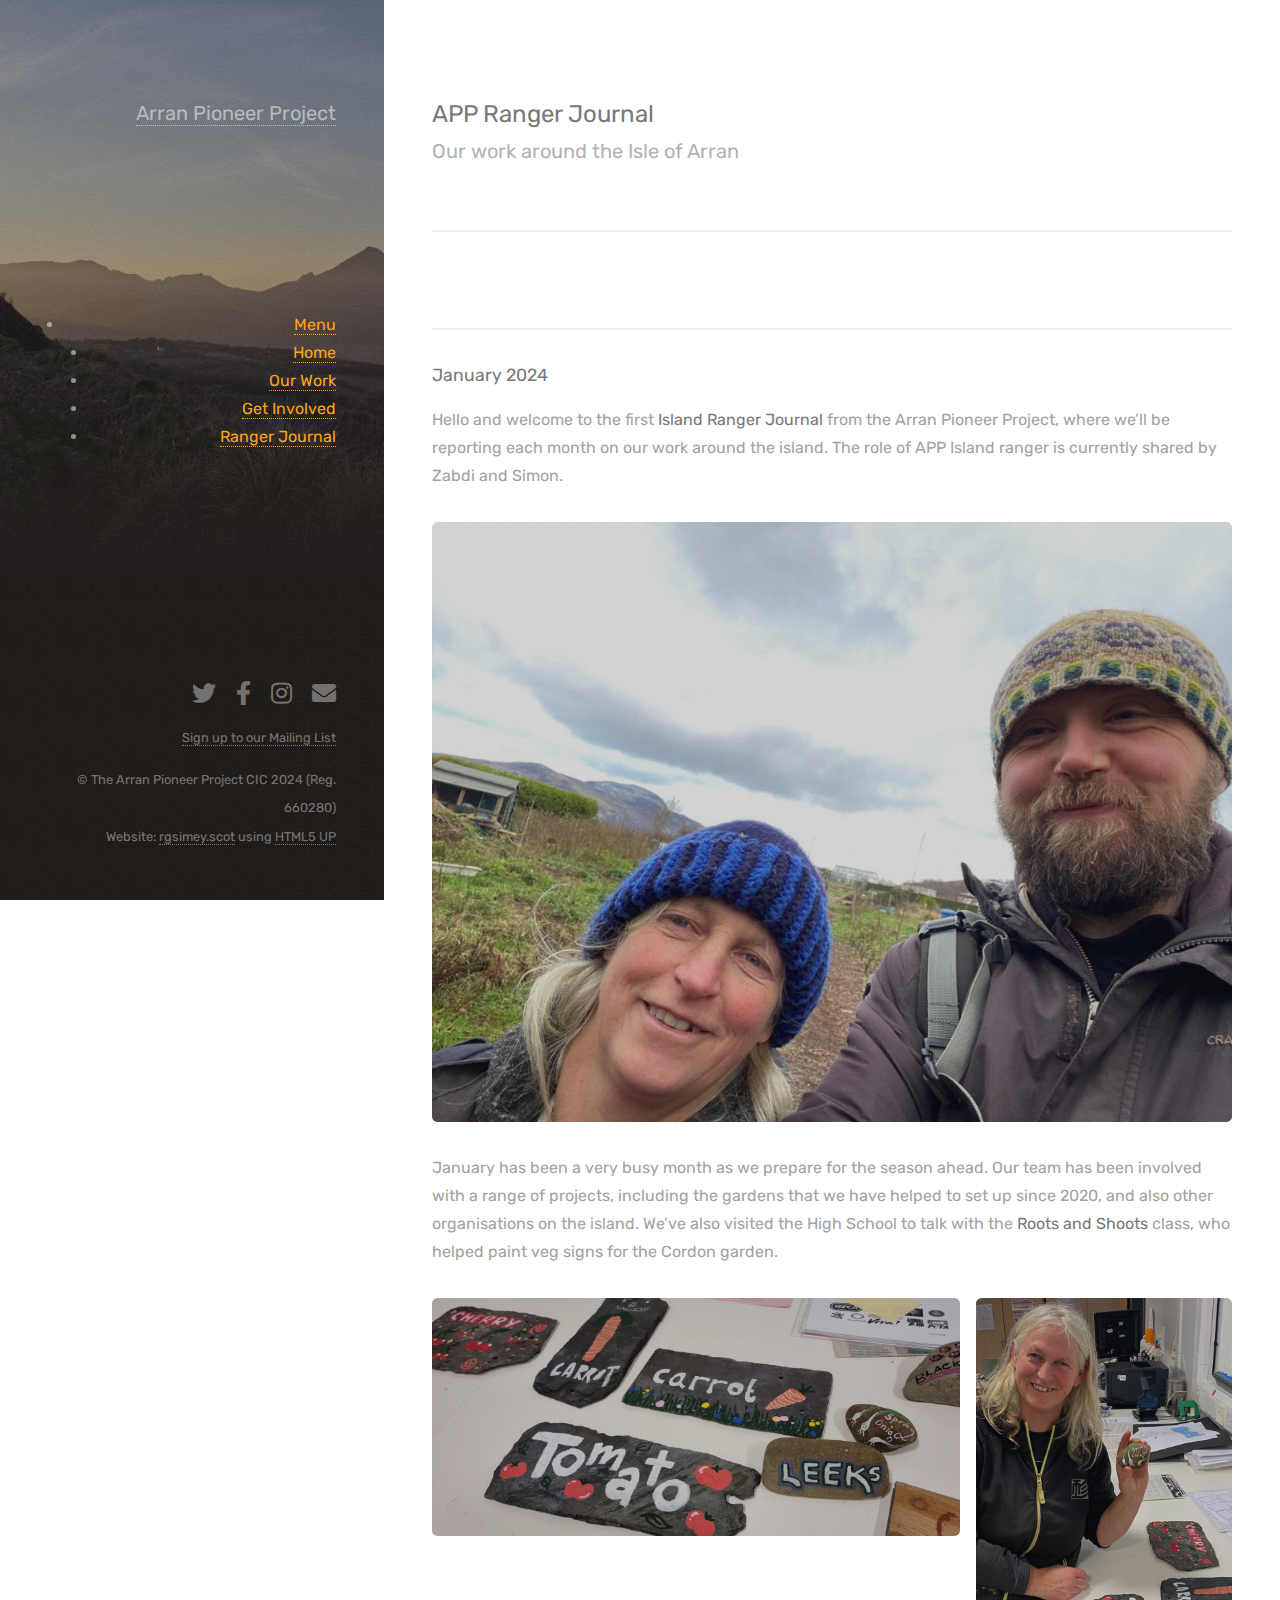
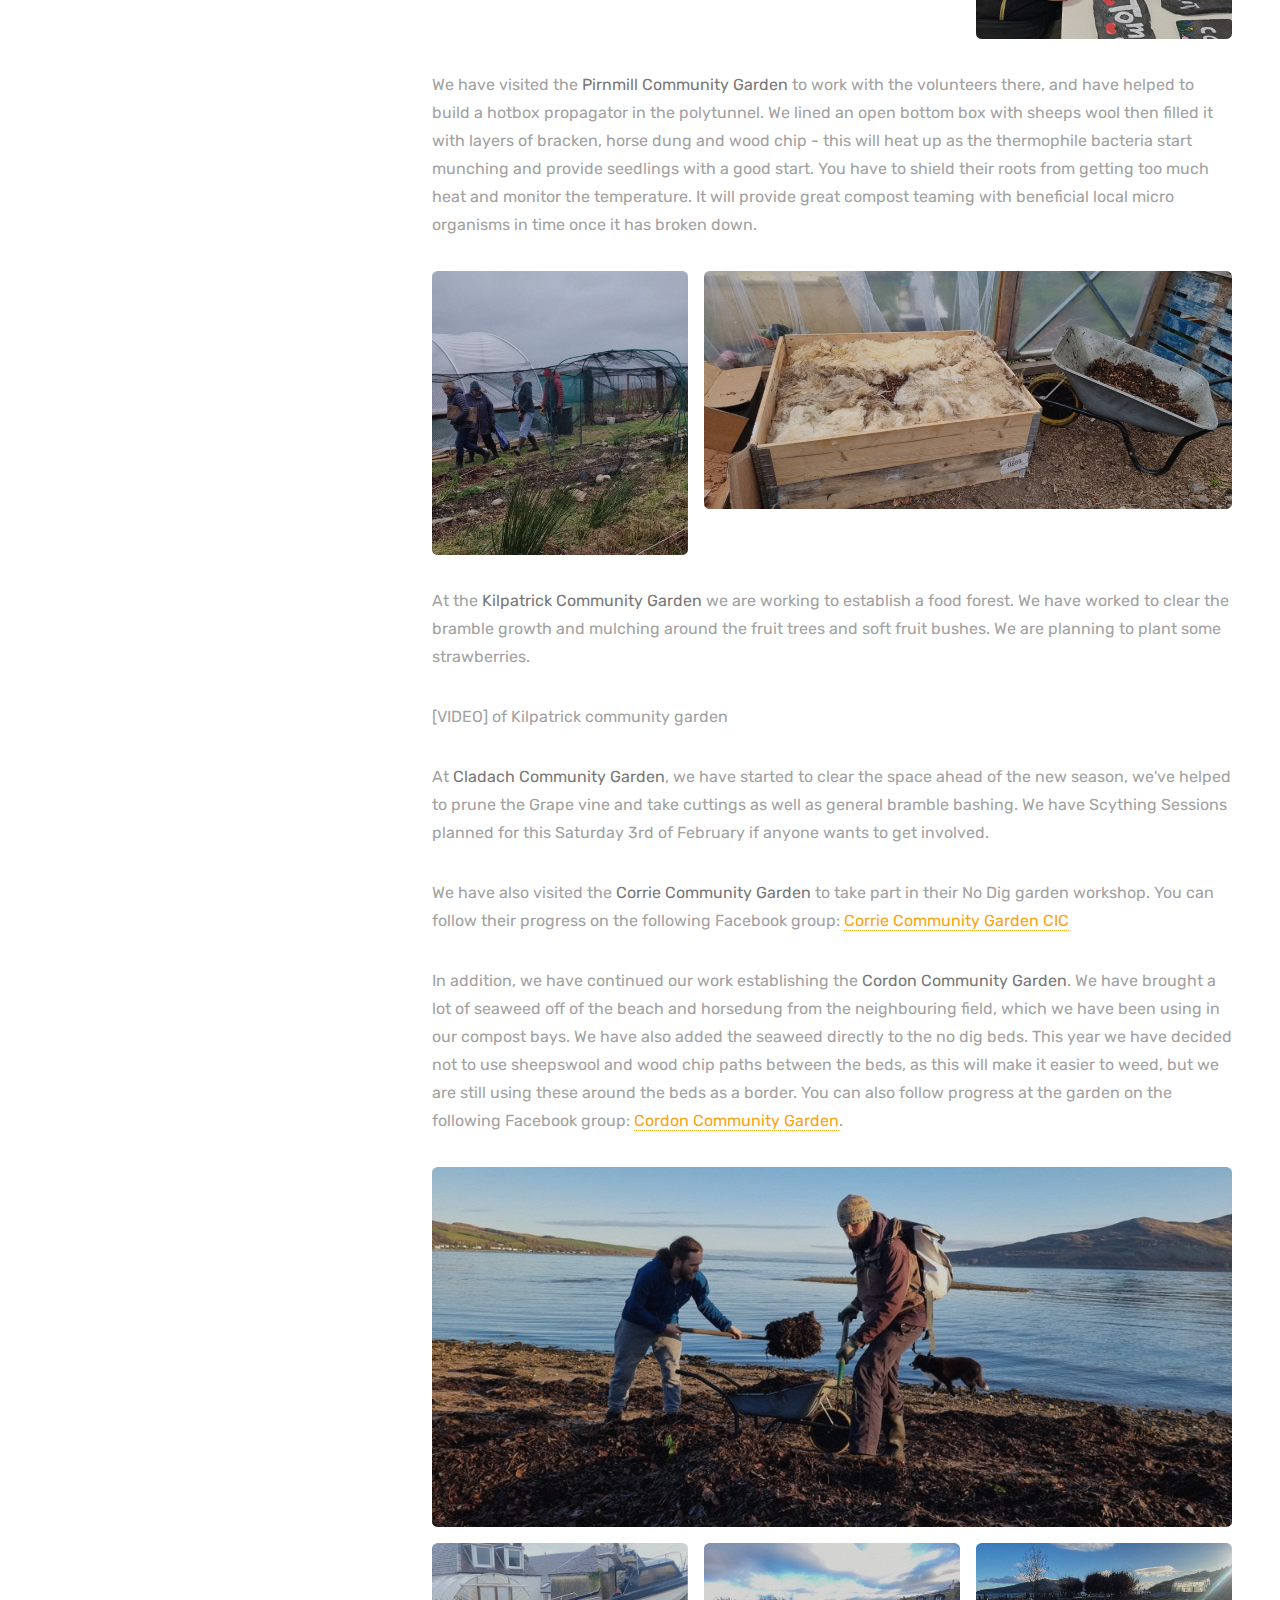
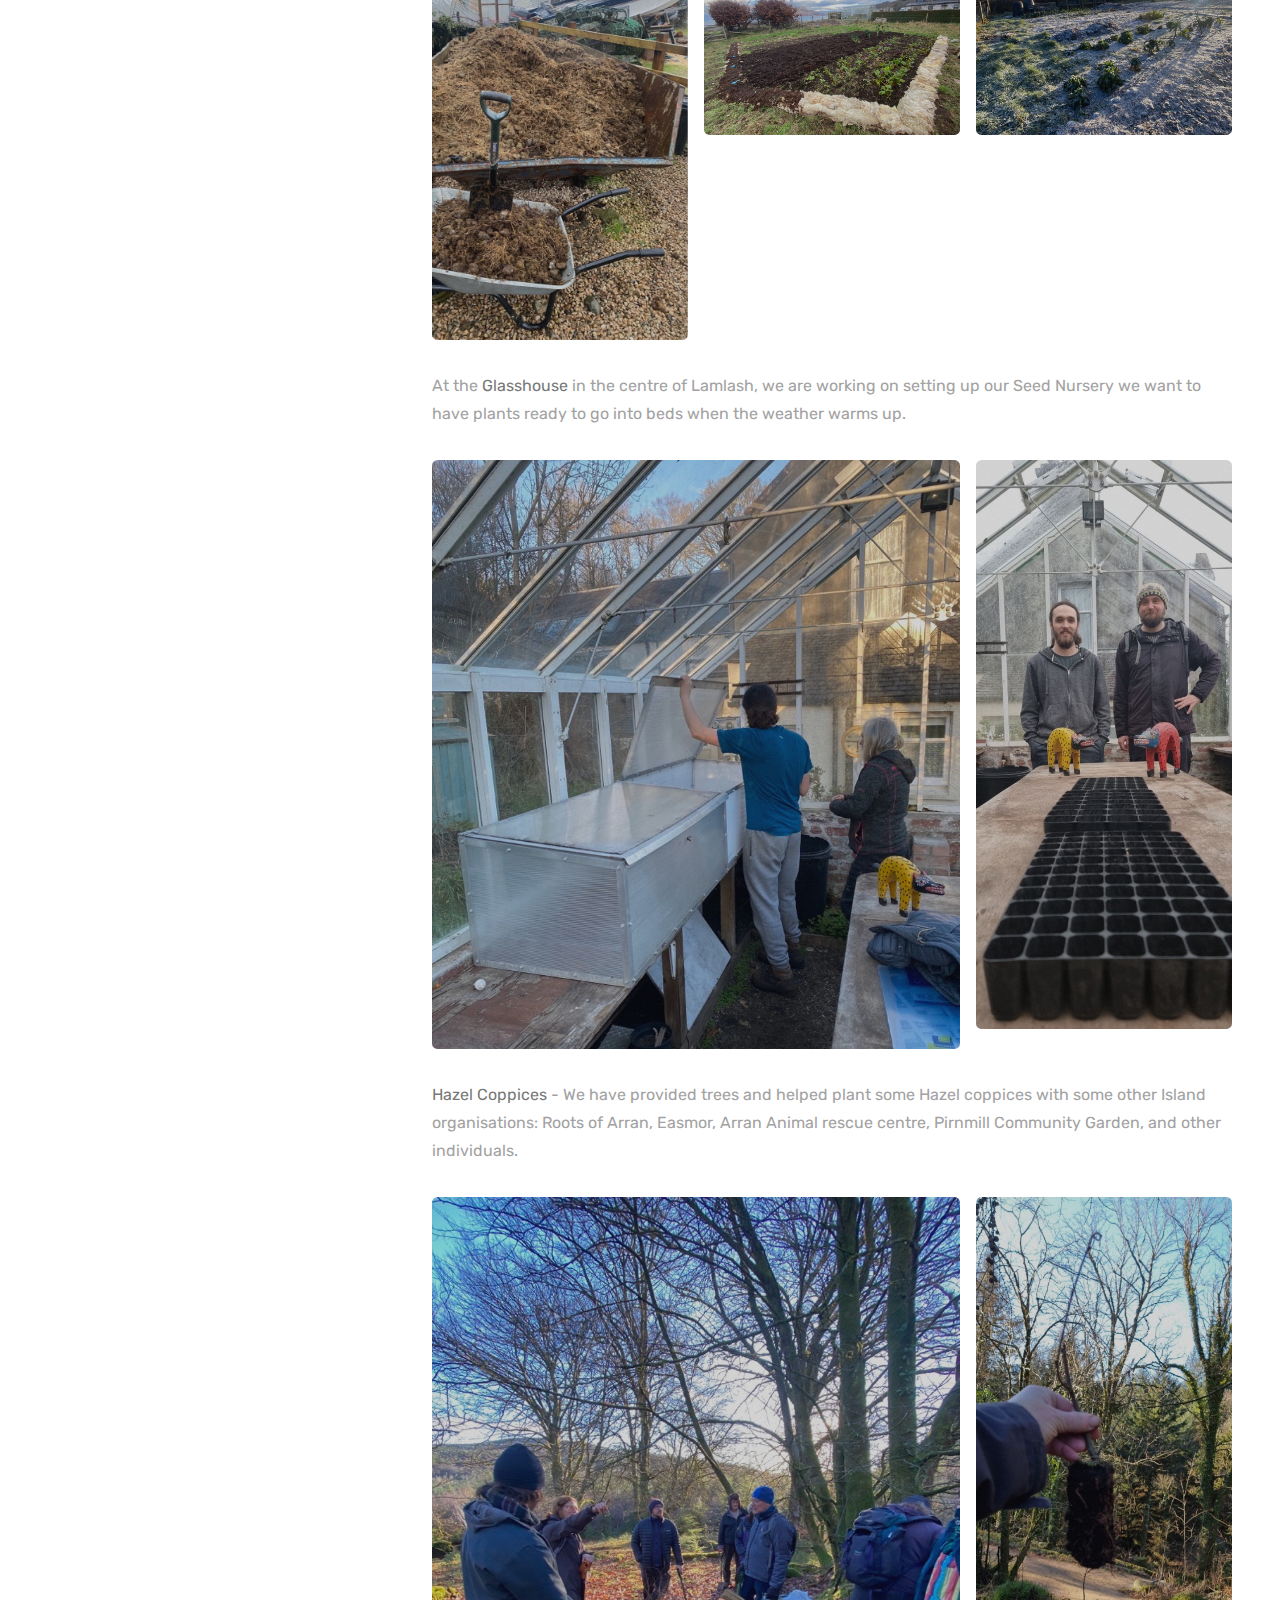
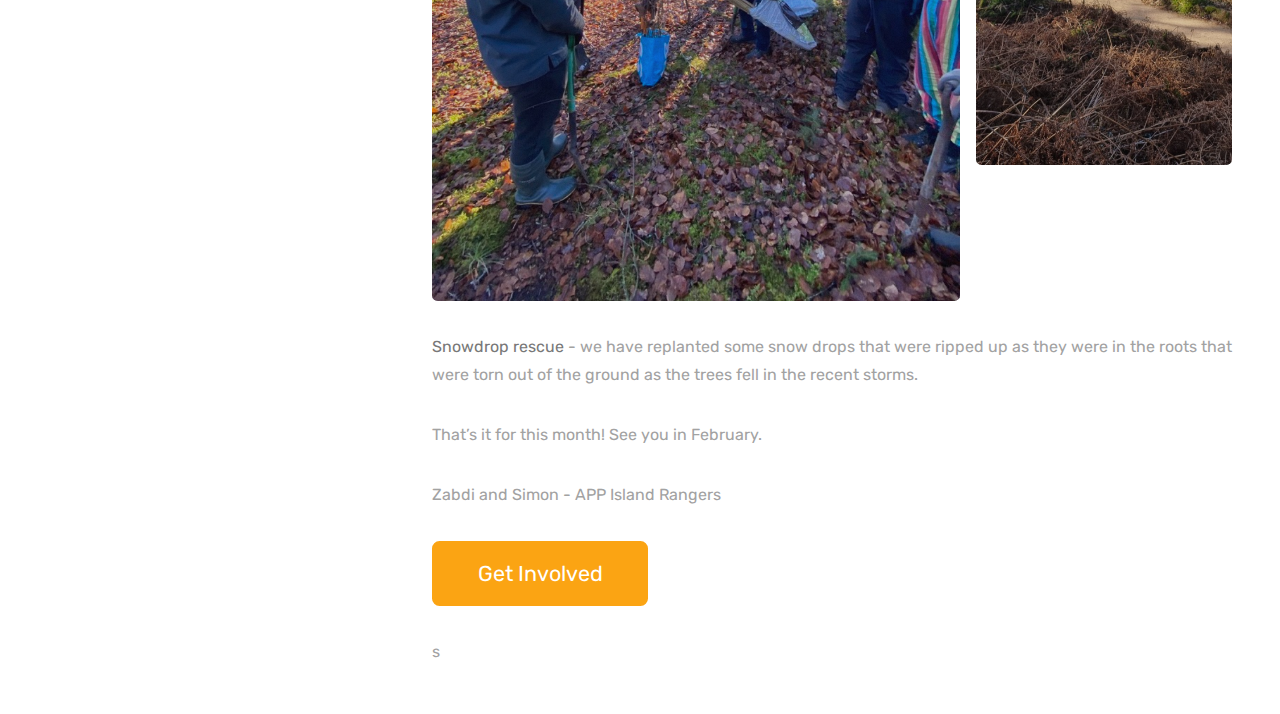
<file: journal.html>
<!DOCTYPE HTML>
<!--
	Spectral by HTML5 UP
	html5up.net | @ajlkn
	Free for personal and commercial use under the CCA 3.0 license (html5up.net/license)
-->
<html>
	<head>
		<title>APP Ranger Journal</title>
		<meta charset="utf-8" />
		<meta name="viewport" content="width=device-width, initial-scale=1, user-scalable=no" />
		<link rel="stylesheet" href="assets/css/main.css" />
		<noscript><link rel="stylesheet" href="assets/css/noscript.css" /></noscript>
	</head>
	<body class="is-preload">

		<!-- Page Wrapper -->
			<div id="page-wrapper">

				<!-- Header -->
					<header id="header">
						<h1><a href="index.html">Arran Pioneer Project</a></h1>
						<nav id="nav">
							<ul>
								<li class="special">
									<a href="#menu" class="menuToggle"><span>Menu</span></a>
									<div id="menu">
										<ul>
											<li><a href="index.html">Home</a></li>
											<li><a href="our-work.html">Our Work</a></li>
											<li><a href="get-involved.html">Get Involved</a></li>
											<li><a href="journal.html">Ranger Journal</a></li>
										</ul>
									</div>
								</li>
							</ul>
						</nav>
					</header>

				<!-- Main -->
					<article id="main">
						<header>
							<h2>APP Ranger Journal</h2>
							<p>Our work around the Isle of Arran</p>
						</header>
						<section class="wrapper style5">
							<div class="inner">

								<!--<h3>Lorem ipsum dolor</h3>
								<p></p>

								<p></p>-->

								<hr />

								<h4>January 2024</h4>
								<p>Hello and welcome to the first <strong>Island Ranger Journal</strong> from the Arran Pioneer Project, where we’ll be reporting each month on our work around the island. The role of APP Island ranger is currently shared by Zabdi and Simon.</p>

								<div class="box alt">
										<div class="row gtr-50 gtr-uniform">
											<div class="col-12"><span class="image fit"><img src="images/2024-january-simon-zabdi.jpg" alt="" /></span></div>
										</div>
								</div>

								<p>January has been a very busy month as we prepare for the season ahead. Our team has been involved with a range of projects, including the gardens that we have helped to set up since 2020, and also other organisations on the island. We’ve also visited the High School to talk with the <strong>Roots and Shoots</strong> class, who helped paint veg signs for the Cordon garden. </p>

								<div class="box alt">
										<div class="row gtr-50 gtr-uniform">
											<div class="col-8"><span class="image fit"><img src="images/2024-january-high-school-signs-2.jpg" alt="" /></span></div>
											<div class="col-4"><span class="image fit"><img src="images/2024-january-high-school-signs.jpg" alt="" /></span></div>
										</div>
								</div>

								<p>We have visited the <strong>Pirnmill Community Garden</strong> to work with the volunteers there, and have helped to build a hotbox propagator in the polytunnel.  We lined an open bottom box with sheeps wool then filled it with layers of bracken, horse dung and wood chip - this will heat up as the thermophile bacteria start munching and provide seedlings with a good start.  You have to shield their roots from getting too much heat and monitor the temperature.   It will provide great compost teaming with beneficial local micro organisms in time once it has broken down.  </p>

								<div class="box alt">
										<div class="row gtr-50 gtr-uniform">
											<div class="col-4"><span class="image fit"><img src="images/2024-january-pirnmill-volunteers.jpg" alt="" /></span></div>
											<div class="col-8"><span class="image fit"><img src="images/2024-january-pirnmill-hotbox.jpg" alt="" /></span></div>
										</div>
								</div>

								<p>At the <strong>Kilpatrick Community Garden</strong> we are working to establish a food forest. We have worked to clear the bramble growth and mulching around the fruit trees and soft fruit bushes. We are planning to plant some strawberries. </p>

								<p>[VIDEO] of Kilpatrick community garden </p>

								<p>At <strong>Cladach Community Garden</strong>, we have started to clear the space ahead of the new season, we've helped to prune the Grape vine and take cuttings as well as general bramble bashing. We have Scything Sessions planned for this Saturday 3rd of February if anyone wants to get involved. </p>

								<p>We have also visited the <strong>Corrie Community Garden</strong> to take part in their No Dig garden workshop. You can follow their progress on the following Facebook group: <a href="https://www.facebook.com/groups/2089228118101831">Corrie Community Garden CIC</a></p>

								<p>In addition, we have continued our work establishing the <strong>Cordon Community Garden</strong>. We have brought a lot of seaweed off of the beach and horsedung from the neighbouring field, which we have been using in our compost bays. We have also added the seaweed directly to the no dig beds. This year we have decided not to use sheepswool and wood chip paths between the beds, as this will make it easier to weed, but we are still using these around the beds as a border. You can also follow progress at the garden on the following Facebook group: <a href="https://www.facebook.com/groups/cordongarden/">Cordon Community Garden</a>.</p>

								<div class="box alt">
										<div class="row gtr-50 gtr-uniform">
											<div class="col-12"><span class="image fit"><img src="images/2024-january-simon-chris-seaweed-cordon.jpg" alt="" /></span></div>
											<div class="col-4"><span class="image fit"><img src="images/2024-january-cordon-horse-dung.jpg" alt="" /></span></div>
											<div class="col-4"><span class="image fit"><img src="images/2024-january-cordon-beds.jpg" alt="" /></span></div>
											<div class="col-4"><span class="image fit"><img src="images/2024-january-cordon-winter.jpg" alt="" /></span></div>

										</div>
								</div>

								<p>At the <strong>Glasshouse</strong> in the centre of Lamlash, we are working on setting up our Seed Nursery we want to have plants ready to go into beds when the weather warms up. </p>

								<div class="box alt">
										<div class="row gtr-50 gtr-uniform">
											<div class="col-8"><span class="image fit"><img src="images/2024-january-glasshouse-propagators.jpg" alt="" /></span></div>
											<div class="col-4"><span class="image fit"><img src="images/2024-january-glasshouse-chris-simon.jpg" alt="" /></span></div>
										</div>
								</div>

								<p><strong>Hazel Coppices</strong> - We have provided trees and helped plant some Hazel coppices with some other Island organisations: Roots of Arran, Easmor, Arran Animal rescue centre, Pirnmill Community Garden, and other individuals.  </p>

								<div class="box alt">
										<div class="row gtr-50 gtr-uniform">
											<div class="col-8"><span class="image fit"><img src="images/2024-january-roots-volunteers.jpg" alt="" /></span></div>
											<div class="col-4"><span class="image fit"><img src="images/2024-january-hazel-easmore.jpg" alt="" /></span></div>
										</div>
								</div>

								<p><strong>Snowdrop rescue</strong> - we have replanted some snow drops that were ripped up as they were in the roots that were torn out of the ground as the trees fell in the recent storms.</p>


								<p>That’s it for this month! See you in February. </p>

								<p>Zabdi and Simon - APP Island Rangers </p>

								<ul class="actions">
									<li><a href="/get-involved.html" class="button primary large">Get Involved</a></li>
								</ul>s

							</div>
						</section>
					</article>

				<!-- Footer -->
					<footer id="footer">
						<ul class="icons">
							<li><a href="https://twitter.com/arranpioneer" class="icon brands fa-twitter"><span class="label">Twitter</span></a></li>
							<li><a href="https://www.facebook.com/thearranpioneerproject/" class="icon brands fa-facebook-f"><span class="label">Facebook</span></a></li>
							<li><a href="https://www.instagram.com/arranpioneerproject/" class="icon brands fa-instagram"><span class="label">Instagram</span></a></li>
							<li><a href="mailto:arran@pioneerproject.scot" class="icon solid fa-envelope"><span class="label">Email</span></a></li>
						</ul>
						<ul class="copyright">
							<li><a href="https://eepurl.com/hQz2c5">Sign up to our Mailing List</a></li>
						</ul>
						<ul class="copyright">
							<li>&copy; The Arran Pioneer Project CIC 2024 (Reg. 660280)</li><li>Website: <a href="http://rgsimey.scot">rgsimey.scot</a> using <a href="http://html5up.net">HTML5 UP</a></li>
						</ul>
					</footer>

			</div>

		<!-- Scripts -->
			<script src="assets/js/jquery.min.js"></script>
			<script src="assets/js/jquery.scrollex.min.js"></script>
			<script src="assets/js/jquery.scrolly.min.js"></script>
			<script src="assets/js/browser.min.js"></script>
			<script src="assets/js/breakpoints.min.js"></script>
			<script src="assets/js/util.js"></script>
			<script src="assets/js/main.js"></script>

	</body>
</html>
</file>
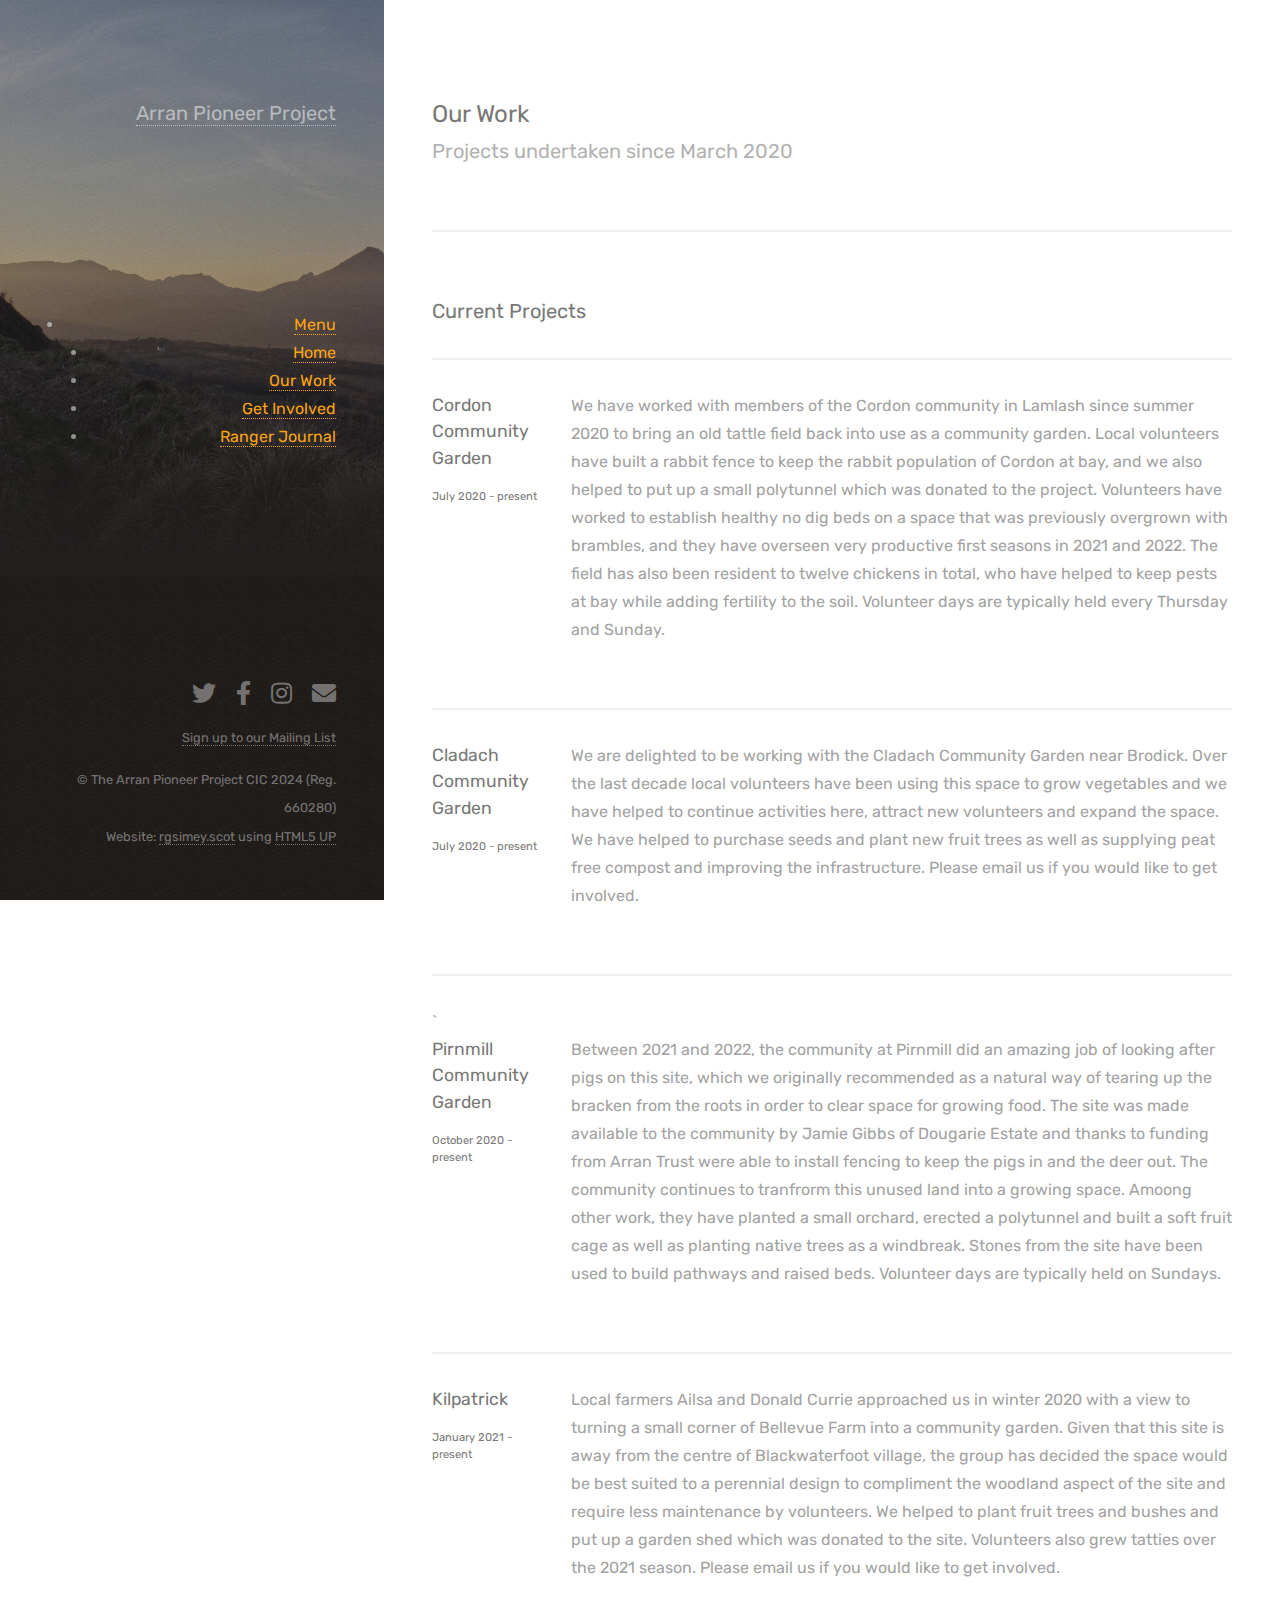
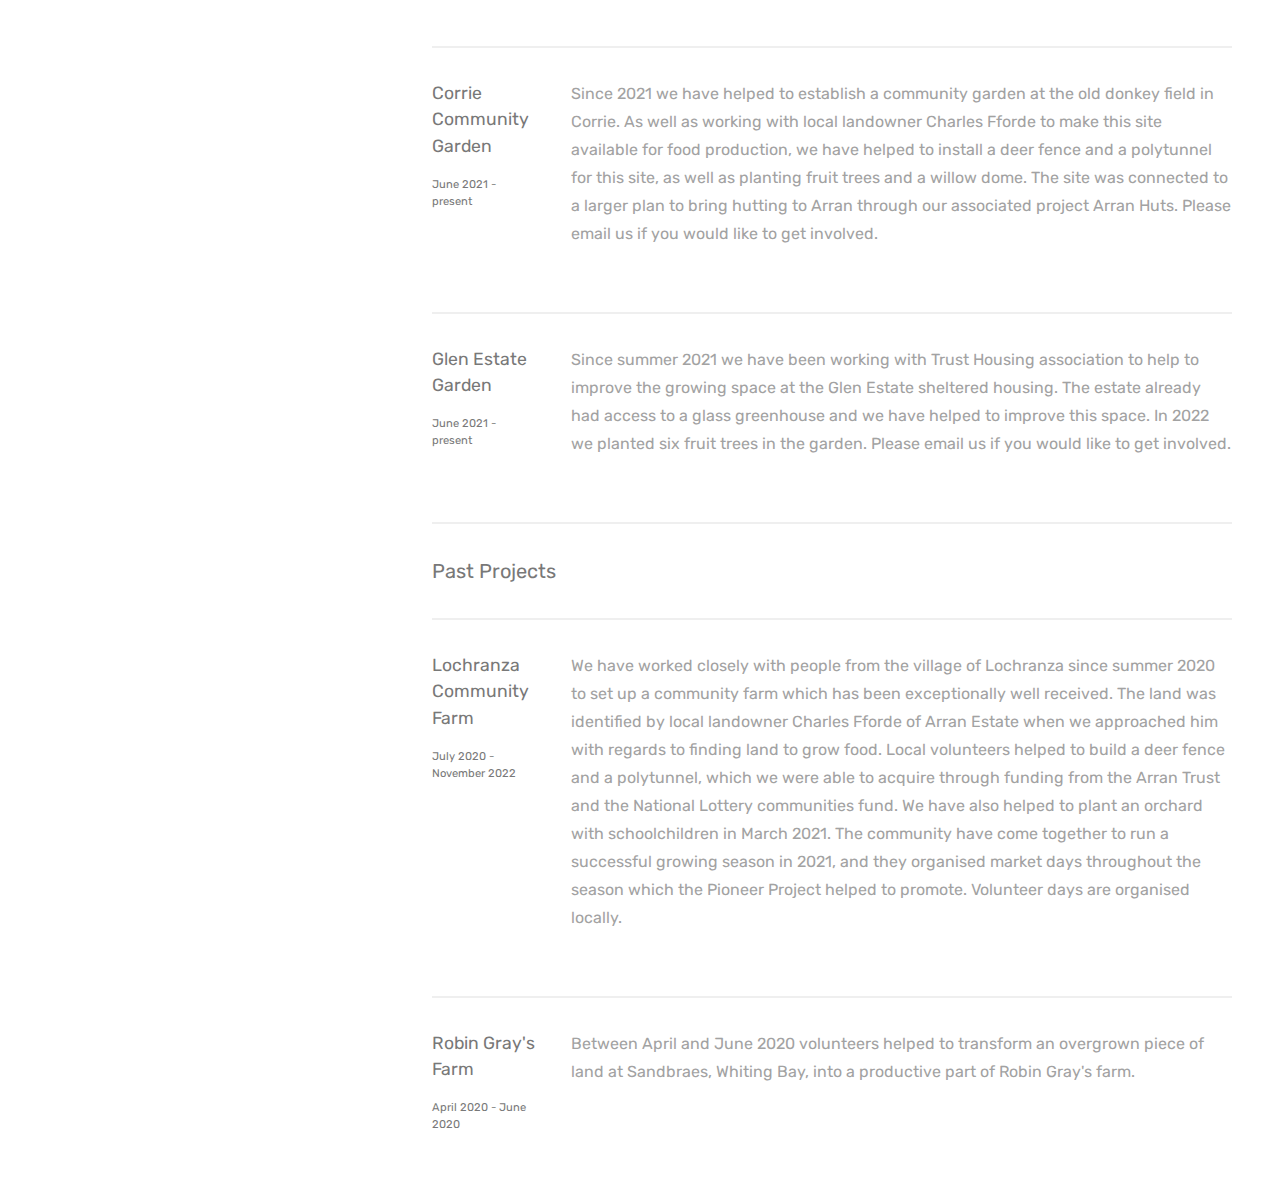
<file: our-work.html>
<!DOCTYPE HTML>
<!--
	Spectral by HTML5 UP
	html5up.net | @ajlkn
	Free for personal and commercial use under the CCA 3.0 license (html5up.net/license)
-->
<html>
	<head>
		<title>Our Work - The Arran Pioneer Project CIC</title>
		<meta charset="utf-8" />
		<meta name="viewport" content="width=device-width, initial-scale=1, user-scalable=no" />
		<link rel="stylesheet" href="assets/css/main.css" />
		<noscript><link rel="stylesheet" href="assets/css/noscript.css" /></noscript>

		<link rel="shortcut icon" type="image/png" href="images/favicon.png"/>

     	<meta property="og:title" content="The Arran Pioneer Project CIC"/>
     	<meta property="og:type" content="website"/>
      	<meta property="og:description" content="We are helping to transform land use on Arran and across Scotland."/>
      	<meta property="og:image" content="https://pioneerproject.scot/img/logo-orange.png"/>
      	<meta property="og:image:secure_url" content="https://pioneerproject.scot/images/logo-orange.png"/>
      	<meta property="og:url" content="https://pioneerproject.scot"/>
      	<meta property="og:site_name" content="The Arran Pioneer Project CIC"/>

	</head>
	<body class="is-preload">

		<!-- Page Wrapper -->
			<div id="page-wrapper">

				<!-- Header -->
					<header id="header">
						<h1><a href="index.html">Arran Pioneer Project</a></h1>
						<nav id="nav">
							<ul>
								<li class="special">
									<a href="#menu" class="menuToggle"><span>Menu</span></a>
									<div id="menu">
										<ul>
											<li><a href="index.html">Home</a></li>
											<li><a href="our-work.html">Our Work</a></li>
											<li><a href="get-involved.html">Get Involved</a></li>
											<li><a href="/journal">Ranger Journal</a></li>
										</ul>
									</div>
								</li>
							</ul>
						</nav>
					</header>

				<!-- Main -->
					<article id="main">
						<header>
							<h2>Our Work</h2>
							<p>Projects undertaken since March 2020</p>
						</header>
						<section class="wrapper style5">

							<div class="inner">

								<h3>Current Projects</h3>
								<hr />
									<div class="row">
										<div class="col-2 col-12-medium">
											<h4>Cordon Community Garden</h4>
											<h6>July 2020 - present</h6>
										</div>
										<div class="col-10 col-12-medium">
											<p>We have worked with members of the Cordon community in Lamlash since summer 2020 to bring an old tattle field back into use as a community garden. Local volunteers have built a rabbit fence to keep the rabbit population of Cordon at bay, and we also helped to put up a small polytunnel which was donated to the project. Volunteers have worked to establish healthy no dig beds on a space that was previously overgrown with brambles, and they have overseen very productive first seasons in 2021 and 2022. The field has also been resident to twelve chickens in total, who have helped to keep pests at bay while adding fertility to the soil. Volunteer days are typically held every Thursday and Sunday.</p>
										</div>
									</div>
									<hr />
									<div class="row">
										<div class="col-2 col-12-medium">
											<h4>Cladach Community Garden</h4>
											<h6>July 2020 - present</h6>
										</div>
										<div class="col-10 col-12-medium">
											<p>We are delighted to be working with the Cladach Community Garden near Brodick. Over the last decade local volunteers have been using this space to grow vegetables and we have helped to continue activities here, attract new volunteers and expand the space. We have helped to purchase seeds and plant new fruit trees as well as supplying peat free compost and improving the infrastructure. Please email us if you would like to get involved.</p>
										</div>
									</div>
									<hr />
								`	<div class="row">
										<div class="col-2 col-12-medium">
											<h4>Pirnmill Community Garden</h4>
											<h6>October 2020 - present</h6>
										</div>
										<div class="col-10 col-12-medium">
											<p>Between 2021 and 2022, the community at Pirnmill did an amazing job of looking after pigs on this site, which we originally recommended as a natural way of tearing up the bracken from the roots in order to clear space for growing food. The site was made available to the community by Jamie Gibbs of Dougarie Estate and thanks to funding from Arran Trust were able to install fencing to keep the pigs in and the deer out. The community continues to tranfrorm this unused land into a growing space. Amoong other work, they have planted a small orchard, erected a polytunnel and built a soft fruit cage as well as planting native trees as a windbreak. Stones from the site have been used to build pathways and raised beds.  Volunteer days are typically held on Sundays.</p>
										</div>
									</div>
									<hr />
									<div class="row">
										<div class="col-2 col-12-medium">
											<h4>Kilpatrick</h4>
											<h6>January 2021 - present</h6>
										</div>
										<div class="col-10 col-12-medium">
											<p>Local farmers Ailsa and Donald Currie approached us in winter 2020 with a view to turning a small corner of Bellevue Farm into a community garden. Given that this site is away from the centre of Blackwaterfoot village, the group has decided the space would be best suited to a perennial design to compliment the woodland aspect of the site and require less maintenance by volunteers. We helped to plant fruit trees and bushes and put up a garden shed which was donated to the site. Volunteers also grew tatties over the 2021 season. Please email us if you would like to get involved.</p>
										</div>
									</div>
									<hr />
									<div class="row">
										<div class="col-2 col-12-medium">
											<h4>Corrie Community Garden</h4>
											<h6>June 2021 - present</h6>
										</div>
										<div class="col-10 col-12-medium">
											<p>Since 2021 we have helped to establish a community garden at the old donkey field in Corrie. As well as working with local landowner Charles Fforde to make this site available for food production, we have helped to install a deer fence and a polytunnel for this site, as well as planting fruit trees and a willow dome. The site was connected to a larger plan to bring hutting to Arran through our associated project Arran Huts. Please email us if you would like to get involved.</p>
										</div>
									</div>
									<hr />
									<div class="row">
										<div class="col-2 col-12-medium">
											<h4>Glen Estate Garden</h4>
											<h6>June 2021 - present</h6>
										</div>
										<div class="col-10 col-12-medium">
											<p>Since summer 2021 we have been working with Trust Housing association to help to improve the growing space at the Glen Estate sheltered housing. The estate already had access to a glass greenhouse and we have helped to improve this space. In 2022 we planted six fruit trees in the garden. Please email us if you would like to get involved.</p>
										</div>
									</div> 
									<hr />
								<h3>Past Projects</h3>
								<hr />

									<div class="row">
										<div class="col-2 col-12-medium">
											<h4>Lochranza Community Farm</h4>
											<h6>July 2020 - November 2022</h6>
										</div>
										<div class="col-10 col-12-medium">
											<p>We have worked closely with people from the village of Lochranza since summer 2020 to set up a community farm which has been exceptionally well received. The land was identified by local landowner Charles Fforde of Arran Estate when we approached him with regards to finding land to grow food. Local volunteers helped to build a deer fence and a polytunnel, which we were able to acquire through funding from the Arran Trust and the National Lottery communities fund. We have also helped to plant an orchard with schoolchildren in March 2021. The community have come together to run a successful growing season in 2021, and they organised market days throughout the season which the Pioneer Project helped to promote. Volunteer days are organised locally.</p>
										</div>
									</div>
									<hr />
									<div class="row">
										<div class="col-2 col-12-medium">
											<h4>Robin Gray's Farm</h4>
											<h6>April 2020 - June 2020</h6>
										</div>
										<div class="col-10 col-12-medium">
											<p>Between April and June 2020 volunteers helped to transform an overgrown piece of land at Sandbraes, Whiting Bay, into a productive part of Robin Gray's farm.</p>
										</div>
									</div>
									

							</div>
						</section>
					</article>

				<!-- Footer -->
					<footer id="footer">
						<ul class="icons">
							<li><a href="https://twitter.com/arranpioneer" class="icon brands fa-twitter"><span class="label">Twitter</span></a></li>
							<li><a href="https://www.facebook.com/thearranpioneerproject/" class="icon brands fa-facebook-f"><span class="label">Facebook</span></a></li>
							<li><a href="https://www.instagram.com/arranpioneerproject/" class="icon brands fa-instagram"><span class="label">Instagram</span></a></li>
							<li><a href="mailto:arran@pioneerproject.scot" class="icon solid fa-envelope"><span class="label">Email</span></a></li>
						</ul>
						<ul class="copyright">
							<li><a href="https://eepurl.com/hQz2c5">Sign up to our Mailing List</a></li>
						</ul>
						<ul class="copyright">
							<li>&copy; The Arran Pioneer Project CIC 2024 (Reg. 660280)</li><li>Website: <a href="http://rgsimey.scot">rgsimey.scot</a> using <a href="http://html5up.net">HTML5 UP</a></li>
						</ul>
					</footer>

			</div>

		<!-- Scripts -->
			<script src="assets/js/jquery.min.js"></script>
			<script src="assets/js/jquery.scrollex.min.js"></script>
			<script src="assets/js/jquery.scrolly.min.js"></script>
			<script src="assets/js/browser.min.js"></script>
			<script src="assets/js/breakpoints.min.js"></script>
			<script src="assets/js/util.js"></script>
			<script src="assets/js/main.js"></script>

	</body>
</html>
</file>
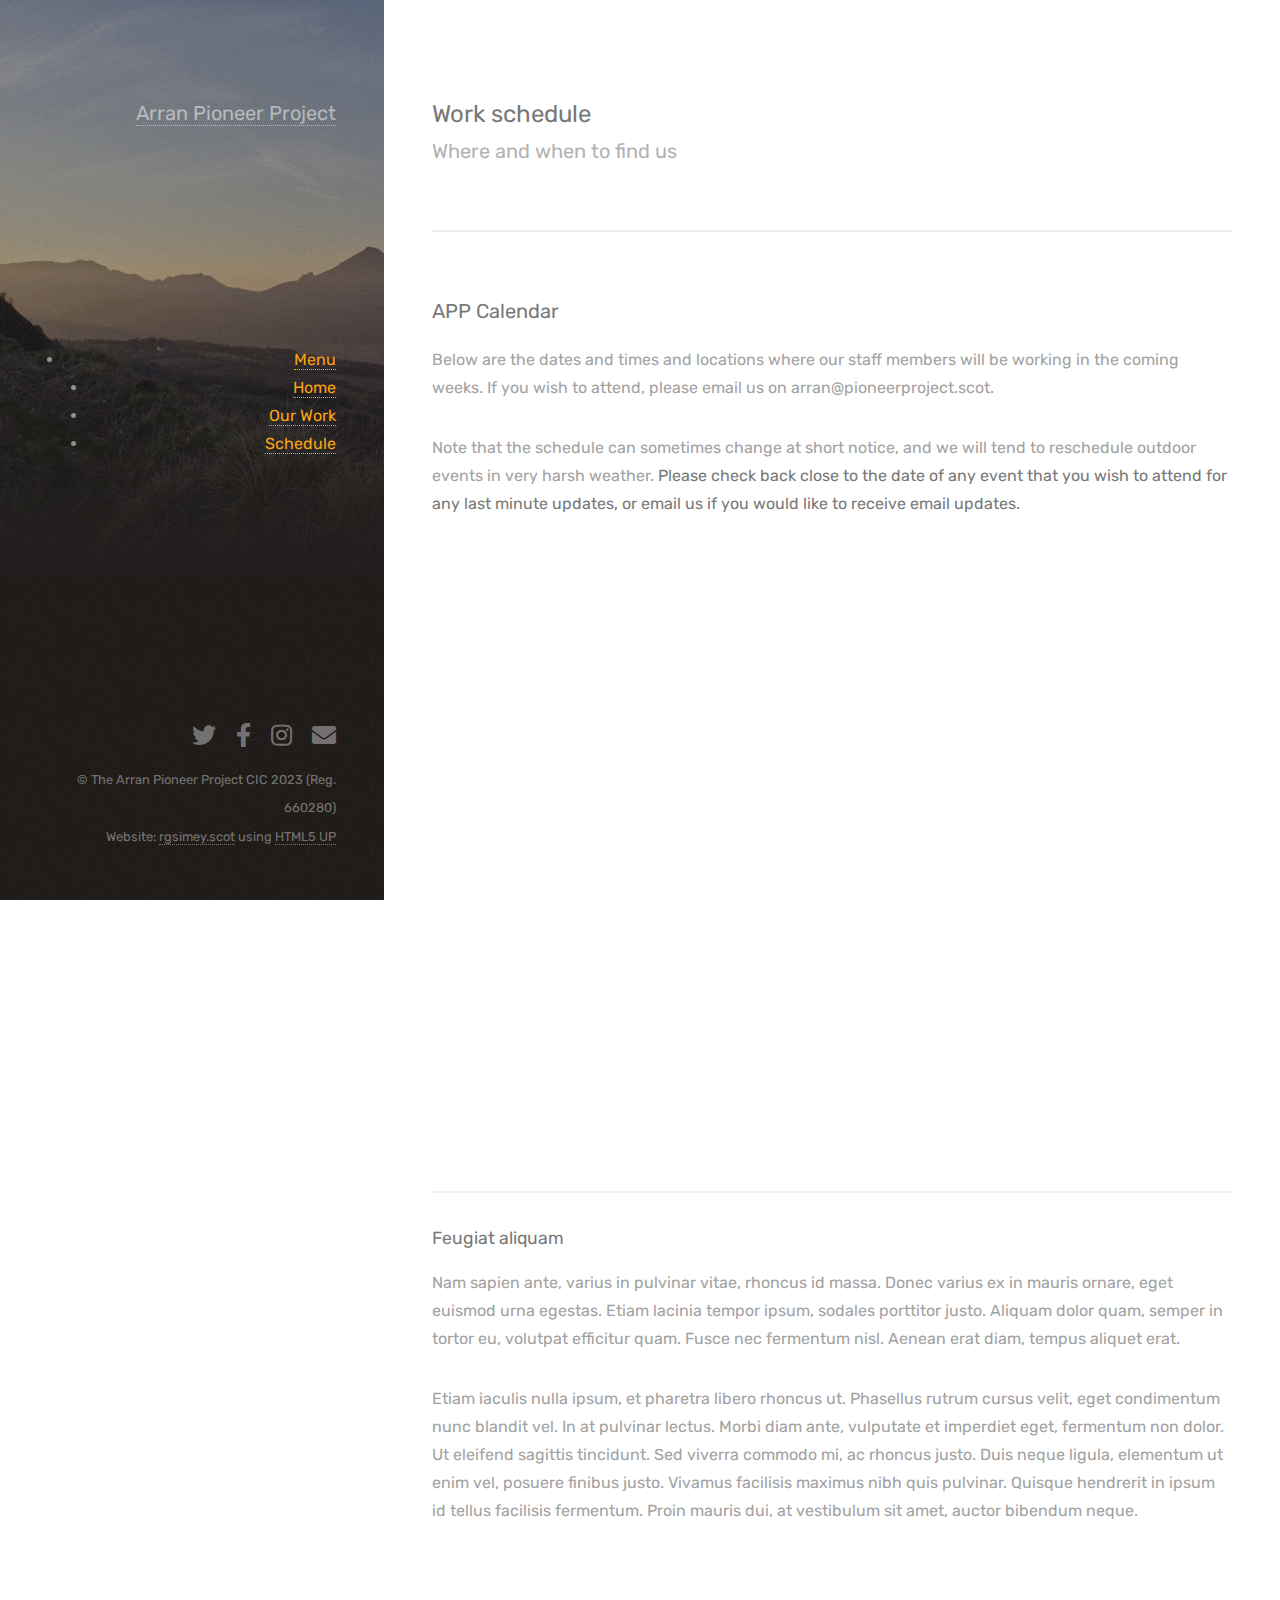
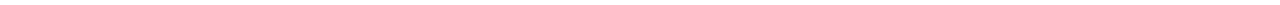
<file: schedule.html>
<!DOCTYPE HTML>
<!--
	Spectral by HTML5 UP
	html5up.net | @ajlkn
	Free for personal and commercial use under the CCA 3.0 license (html5up.net/license)
-->
<html>
	<head>
		<title>The Arran Pioneer Project CIC</title>
		<meta charset="utf-8" />
		<meta name="viewport" content="width=device-width, initial-scale=1, user-scalable=no" />
		<link rel="stylesheet" href="assets/css/main.css" />
		<noscript><link rel="stylesheet" href="assets/css/noscript.css" /></noscript>
	</head>
	<body class="is-preload">

		<!-- Page Wrapper -->
			<div id="page-wrapper">

				<!-- Header -->
					<header id="header">
						<h1><a href="index.html">Arran Pioneer Project</a></h1>
						<nav id="nav">
							<ul>
								<li class="special">
									<a href="#menu" class="menuToggle"><span>Menu</span></a>
									<div id="menu">
										<ul>
											<li><a href="index.html">Home</a></li>
											<li><a href="our-work.html">Our Work</a></li>
											<li><a href="schedule.html">Schedule</a></li>
										</ul>
									</div>
								</li>
							</ul>
						</nav>
					</header>

				<!-- Main -->
					<article id="main">
						<header>
							<h2>Work schedule</h2>
							<p>Where and when to find us</p>
						</header>
						<section class="wrapper style5">
							<div class="inner">

								<h3>APP Calendar</h3>

								<p>Below are the dates and times and locations where our staff members will be working in the coming weeks. If you wish to attend, please email us on arran@pioneerproject.scot. </p>

								<p>Note that the schedule can sometimes change at short notice, and we will tend to reschedule outdoor events in very harsh weather. <strong>Please check back close to the date of any event that you wish to attend for any last minute updates, or email us if you would like to receive email updates.</strong> </p>
								<p><iframe src="https://calendar.google.com/calendar/embed?src=fbbebed5979e7517eab736f679e2905577fa3fe0a19c6fc13dc6b7c359d1b053%40group.calendar.google.com&ctz=Europe%2FLondon" style="border: 0" width="100%" height="600" frameborder="0" scrolling="no"></iframe></p>

								<hr />

								<h4>Feugiat aliquam</h4>
								<p>Nam sapien ante, varius in pulvinar vitae, rhoncus id massa. Donec varius ex in mauris ornare, eget euismod urna egestas. Etiam lacinia tempor ipsum, sodales porttitor justo. Aliquam dolor quam, semper in tortor eu, volutpat efficitur quam. Fusce nec fermentum nisl. Aenean erat diam, tempus aliquet erat.</p>

								<p>Etiam iaculis nulla ipsum, et pharetra libero rhoncus ut. Phasellus rutrum cursus velit, eget condimentum nunc blandit vel. In at pulvinar lectus. Morbi diam ante, vulputate et imperdiet eget, fermentum non dolor. Ut eleifend sagittis tincidunt. Sed viverra commodo mi, ac rhoncus justo. Duis neque ligula, elementum ut enim vel, posuere finibus justo. Vivamus facilisis maximus nibh quis pulvinar. Quisque hendrerit in ipsum id tellus facilisis fermentum. Proin mauris dui, at vestibulum sit amet, auctor bibendum neque.</p>

							</div>
						</section>
					</article>

				<!-- Footer -->
					<footer id="footer">
						<ul class="icons">
							<li><a href="https://twitter.com/arranpioneer" class="icon brands fa-twitter"><span class="label">Twitter</span></a></li>
							<li><a href="https://www.facebook.com/thearranpioneerproject/" class="icon brands fa-facebook-f"><span class="label">Facebook</span></a></li>
							<li><a href="https://www.instagram.com/arranpioneerproject/" class="icon brands fa-instagram"><span class="label">Instagram</span></a></li>
							<li><a href="mailto:arran@pioneerproject.scot" class="icon solid fa-envelope"><span class="label">Email</span></a></li>
						</ul>
						<ul class="copyright">
							<li>&copy; The Arran Pioneer Project CIC 2023 (Reg. 660280)</li><li>Website: <a href="http://html5up.net">rgsimey.scot</a> using <a href="http://html5up.net">HTML5 UP</a></li>
						</ul>
					</footer>

			</div>

		<!-- Scripts -->
			<script src="assets/js/jquery.min.js"></script>
			<script src="assets/js/jquery.scrollex.min.js"></script>
			<script src="assets/js/jquery.scrolly.min.js"></script>
			<script src="assets/js/browser.min.js"></script>
			<script src="assets/js/breakpoints.min.js"></script>
			<script src="assets/js/util.js"></script>
			<script src="assets/js/main.js"></script>

	</body>
</html>
</file>
<file: assets/css/noscript.css>
/*
	Spectral by HTML5 UP
	html5up.net | @ajlkn
	Free for personal and commercial use under the CCA 3.0 license (html5up.net/license)
*/

/* Banner */

	body.is-preload #banner h2 {
		-moz-transform: none;
		-webkit-transform: none;
		-ms-transform: none;
		transform: none;
		opacity: 1;
	}

		body.is-preload #banner h2:before, body.is-preload #banner h2:after {
			width: 100%;
		}

	body.is-preload #banner .more {
		-moz-transform: none;
		-webkit-transform: none;
		-ms-transform: none;
		transform: none;
		opacity: 1;
	}

	body.is-preload #banner:after {
		opacity: 0;
	}
</file>
<file: assets/css/main.css>
@import url("fontawesome-all.min.css");
@import url("https://fonts.googleapis.com/css?family=Source+Sans+Pro:400,400italic");
@import url('https://fonts.googleapis.com/css2?family=Rubik:ital,wght@0,300;0,400;0,500;0,600;0,700;1,300;1,400;1,500;1,600&display=swap');


/*
	Strata by HTML5 UP
	html5up.net | @ajlkn
	Free for personal and commercial use under the CCA 3.0 license (html5up.net/license)
*/

html, body, div, span, applet, object,
iframe, h1, h2, h3, h4, h5, h6, p, blockquote,
pre, a, abbr, acronym, address, big, cite,
code, del, dfn, em, img, ins, kbd, q, s, samp,
small, strike, strong, sub, sup, tt, var, b,
u, i, center, dl, dt, dd, ol, ul, li, fieldset,
form, label, legend, table, caption, tbody,
tfoot, thead, tr, th, td, article, aside,
canvas, details, embed, figure, figcaption,
footer, header, hgroup, menu, nav, output, ruby,
section, summary, time, mark, audio, video {
	margin: 0;
	padding: 0;
	border: 0;
	font-size: 100%;
	font: inherit;
	vertical-align: baseline;}

article, aside, details, figcaption, figure,
footer, header, hgroup, menu, nav, section {
	display: block;}

body {
	line-height: 1;
}

ol, ul {
	list-style: none;
}

blockquote, q {
	quotes: none;
}

	blockquote:before, blockquote:after, q:before, q:after {
		content: '';
		content: none;
	}

table {
	border-collapse: collapse;
	border-spacing: 0;
}

body {
	-webkit-text-size-adjust: none;
}

mark {
	background-color: transparent;
	color: inherit;
}

input::-moz-focus-inner {
	border: 0;
	padding: 0;
}

input, select, textarea {
	-moz-appearance: none;
	-webkit-appearance: none;
	-ms-appearance: none;
	appearance: none;
}

/* Basic */

	html {
		box-sizing: border-box;
	}

	*, *:before, *:after {
		box-sizing: inherit;
	}

	body {
		background: #fff;
	}

		body.is-preload *, body.is-preload *:before, body.is-preload *:after {
			-moz-animation: none !important;
			-webkit-animation: none !important;
			-ms-animation: none !important;
			animation: none !important;
			-moz-transition: none !important;
			-webkit-transition: none !important;
			-ms-transition: none !important;
			transition: none !important;
		}

	body, input, select, textarea {
		color: #a2a2a2;
		font-family: "Rubik", "Source Sans Pro", Helvetica, sans-serif;
		font-size: 16pt;
		font-weight: 400;
		line-height: 1.75em;
	}

	a {
		-moz-transition: color 0.2s ease-in-out, border-color 0.2s ease-in-out;
		-webkit-transition: color 0.2s ease-in-out, border-color 0.2s ease-in-out;
		-ms-transition: color 0.2s ease-in-out, border-color 0.2s ease-in-out;
		transition: color 0.2s ease-in-out, border-color 0.2s ease-in-out;
		border-bottom: dotted 1px;
		color: #FBA413;
		text-decoration: none;
	}

		a:hover {
			border-bottom-color: transparent;
			color: #FBA413 !important;
			text-decoration: none;
		}

	strong, b {
		color: #787878;
		font-weight: 400;
	}

	em, i {
		font-style: italic;
	}

	p {
		margin: 0 0 2em 0;
	}

	h1, h2, h3, h4, h5, h6 {
		color: #787878;
		font-weight: 400;
		line-height: 1em;
		margin: 0 0 1em 0;
	}

		h1 a, h2 a, h3 a, h4 a, h5 a, h6 a {
			color: inherit;
			text-decoration: none;
		}

	h1 {
		font-size: 2em;
		line-height: 1.5em;
	}

	h2 {
		font-size: 1.5em;
		line-height: 1.5em;
	}

	h3 {
		font-size: 1.25em;
		line-height: 1.5em;
	}

	h4 {
		font-size: 1.1em;
		line-height: 1.5em;
	}

	h5 {
		font-size: 0.9em;
		line-height: 1.5em;
	}

	h6 {
		font-size: 0.7em;
		line-height: 1.5em;
	}

	sub {
		font-size: 0.8em;
		position: relative;
		top: 0.5em;
	}

	sup {
		font-size: 0.8em;
		position: relative;
		top: -0.5em;
	}

	hr {
		border: 0;
		border-bottom: solid 2px #efefef;
		margin: 2em 0;
	}

		hr.major {
			margin: 3em 0;
		}

	blockquote {
		border-left: solid 6px #efefef;
		font-style: italic;
		margin: 0 0 2em 0;
		padding: 0.5em 0 0.5em 1.5em;
	}

	code {
		background: #f7f7f7;
		border-radius: 0.35em;
		border: solid 2px #efefef;
		font-family: "Courier New", monospace;
		font-size: 0.9em;
		margin: 0 0.25em;
		padding: 0.25em 0.65em;
	}

	pre {
		-webkit-overflow-scrolling: touch;
		font-family: "Courier New", monospace;
		font-size: 0.9em;
		margin: 0 0 2em 0;
	}

		pre code {
			display: block;
			line-height: 1.75em;
			padding: 1em 1.5em;
			overflow-x: auto;
		}

	.align-left {
		text-align: left;
	}

	.align-center {
		text-align: center;
	}

	.align-right {
		text-align: right;
	}

/* Container */

	.container {
		margin: 0 auto;
		max-width: calc(100% - 4em);
		width: 100%;
	}

		.container.xsmall {
			width: 25%;
		}

		.container.small {
			width: 50%;
		}

		.container.medium {
			width: 75%;
		}

		.container.large {
			width: 125%;
		}

		.container.xlarge {
			width: 150%;
		}

		.container.max {
			width: 100%;
		}

		@media screen and (max-width: 980px) {

			.container {
				width: 100% !important;
				max-width: 100% !important;
			}

		}

		@media screen and (max-width: 480px) {

			.container {
				max-width: calc(100% - 3em);
			}

		}

/* Row */

	.row {
		display: flex;
		flex-wrap: wrap;
		box-sizing: border-box;
		align-items: stretch;
	}

		.row > * {
			box-sizing: border-box;
		}

		.row.gtr-uniform > * > :last-child {
			margin-bottom: 0;
		}

		.row.aln-left {
			justify-content: flex-start;
		}

		.row.aln-center {
			justify-content: center;
		}

		.row.aln-right {
			justify-content: flex-end;
		}

		.row.aln-top {
			align-items: flex-start;
		}

		.row.aln-middle {
			align-items: center;
		}

		.row.aln-bottom {
			align-items: flex-end;
		}

		.row > .imp {
			order: -1;
		}

		.row > .col-1 {
			width: 8.33333%;
		}

		.row > .off-1 {
			margin-left: 8.33333%;
		}

		.row > .col-2 {
			width: 16.66667%;
		}

		.row > .off-2 {
			margin-left: 16.66667%;
		}

		.row > .col-3 {
			width: 25%;
		}

		.row > .off-3 {
			margin-left: 25%;
		}

		.row > .col-4 {
			width: 33.33333%;
		}

		.row > .off-4 {
			margin-left: 33.33333%;
		}

		.row > .col-5 {
			width: 41.66667%;
		}

		.row > .off-5 {
			margin-left: 41.66667%;
		}

		.row > .col-6 {
			width: 50%;
		}

		.row > .off-6 {
			margin-left: 50%;
		}

		.row > .col-7 {
			width: 58.33333%;
		}

		.row > .off-7 {
			margin-left: 58.33333%;
		}

		.row > .col-8 {
			width: 66.66667%;
		}

		.row > .off-8 {
			margin-left: 66.66667%;
		}

		.row > .col-9 {
			width: 75%;
		}

		.row > .off-9 {
			margin-left: 75%;
		}

		.row > .col-10 {
			width: 83.33333%;
		}

		.row > .off-10 {
			margin-left: 83.33333%;
		}

		.row > .col-11 {
			width: 91.66667%;
		}

		.row > .off-11 {
			margin-left: 91.66667%;
		}

		.row > .col-12 {
			width: 100%;
		}

		.row > .off-12 {
			margin-left: 100%;
		}

		.row.gtr-0 {
			margin-top: 0;
			margin-left: 0em;
		}

			.row.gtr-0 > * {
				padding: 0 0 0 0em;
			}

			.row.gtr-0.gtr-uniform {
				margin-top: 0em;
			}

				.row.gtr-0.gtr-uniform > * {
					padding-top: 0em;
				}

		.row.gtr-25 {
			margin-top: 0;
			margin-left: -0.625em;
		}

			.row.gtr-25 > * {
				padding: 0 0 0 0.625em;
			}

			.row.gtr-25.gtr-uniform {
				margin-top: -0.625em;
			}

				.row.gtr-25.gtr-uniform > * {
					padding-top: 0.625em;
				}

		.row.gtr-50 {
			margin-top: 0;
			margin-left: -1.25em;
		}

			.row.gtr-50 > * {
				padding: 0 0 0 1.25em;
			}

			.row.gtr-50.gtr-uniform {
				margin-top: -1.25em;
			}

				.row.gtr-50.gtr-uniform > * {
					padding-top: 1.25em;
				}

		.row {
			margin-top: 0;
			margin-left: -2.5em;
		}

			.row > * {
				padding: 0 0 0 2.5em;
			}

			.row.gtr-uniform {
				margin-top: -2.5em;
			}

				.row.gtr-uniform > * {
					padding-top: 2.5em;
				}

		.row.gtr-150 {
			margin-top: 0;
			margin-left: -3.75em;
		}

			.row.gtr-150 > * {
				padding: 0 0 0 3.75em;
			}

			.row.gtr-150.gtr-uniform {
				margin-top: -3.75em;
			}

				.row.gtr-150.gtr-uniform > * {
					padding-top: 3.75em;
				}

		.row.gtr-200 {
			margin-top: 0;
			margin-left: -5em;
		}

			.row.gtr-200 > * {
				padding: 0 0 0 5em;
			}

			.row.gtr-200.gtr-uniform {
				margin-top: -5em;
			}

				.row.gtr-200.gtr-uniform > * {
					padding-top: 5em;
				}

		@media screen and (max-width: 1800px) {

			.row {
				display: flex;
				flex-wrap: wrap;
				box-sizing: border-box;
				align-items: stretch;
			}

				.row > * {
					box-sizing: border-box;
				}

				.row.gtr-uniform > * > :last-child {
					margin-bottom: 0;
				}

				.row.aln-left {
					justify-content: flex-start;
				}

				.row.aln-center {
					justify-content: center;
				}

				.row.aln-right {
					justify-content: flex-end;
				}

				.row.aln-top {
					align-items: flex-start;
				}

				.row.aln-middle {
					align-items: center;
				}

				.row.aln-bottom {
					align-items: flex-end;
				}

				.row > .imp-xlarge {
					order: -1;
				}

				.row > .col-1-xlarge {
					width: 8.33333%;
				}

				.row > .off-1-xlarge {
					margin-left: 8.33333%;
				}

				.row > .col-2-xlarge {
					width: 16.66667%;
				}

				.row > .off-2-xlarge {
					margin-left: 16.66667%;
				}

				.row > .col-3-xlarge {
					width: 25%;
				}

				.row > .off-3-xlarge {
					margin-left: 25%;
				}

				.row > .col-4-xlarge {
					width: 33.33333%;
				}

				.row > .off-4-xlarge {
					margin-left: 33.33333%;
				}

				.row > .col-5-xlarge {
					width: 41.66667%;
				}

				.row > .off-5-xlarge {
					margin-left: 41.66667%;
				}

				.row > .col-6-xlarge {
					width: 50%;
				}

				.row > .off-6-xlarge {
					margin-left: 50%;
				}

				.row > .col-7-xlarge {
					width: 58.33333%;
				}

				.row > .off-7-xlarge {
					margin-left: 58.33333%;
				}

				.row > .col-8-xlarge {
					width: 66.66667%;
				}

				.row > .off-8-xlarge {
					margin-left: 66.66667%;
				}

				.row > .col-9-xlarge {
					width: 75%;
				}

				.row > .off-9-xlarge {
					margin-left: 75%;
				}

				.row > .col-10-xlarge {
					width: 83.33333%;
				}

				.row > .off-10-xlarge {
					margin-left: 83.33333%;
				}

				.row > .col-11-xlarge {
					width: 91.66667%;
				}

				.row > .off-11-xlarge {
					margin-left: 91.66667%;
				}

				.row > .col-12-xlarge {
					width: 100%;
				}

				.row > .off-12-xlarge {
					margin-left: 100%;
				}

				.row.gtr-0 {
					margin-top: 0;
					margin-left: 0em;
				}

					.row.gtr-0 > * {
						padding: 0 0 0 0em;
					}

					.row.gtr-0.gtr-uniform {
						margin-top: 0em;
					}

						.row.gtr-0.gtr-uniform > * {
							padding-top: 0em;
						}

				.row.gtr-25 {
					margin-top: 0;
					margin-left: -0.625em;
				}

					.row.gtr-25 > * {
						padding: 0 0 0 0.625em;
					}

					.row.gtr-25.gtr-uniform {
						margin-top: -0.625em;
					}

						.row.gtr-25.gtr-uniform > * {
							padding-top: 0.625em;
						}

				.row.gtr-50 {
					margin-top: 0;
					margin-left: -1.25em;
				}

					.row.gtr-50 > * {
						padding: 0 0 0 1.25em;
					}

					.row.gtr-50.gtr-uniform {
						margin-top: -1.25em;
					}

						.row.gtr-50.gtr-uniform > * {
							padding-top: 1.25em;
						}

				.row {
					margin-top: 0;
					margin-left: -2.5em;
				}

					.row > * {
						padding: 0 0 0 2.5em;
					}

					.row.gtr-uniform {
						margin-top: -2.5em;
					}

						.row.gtr-uniform > * {
							padding-top: 2.5em;
						}

				.row.gtr-150 {
					margin-top: 0;
					margin-left: -3.75em;
				}

					.row.gtr-150 > * {
						padding: 0 0 0 3.75em;
					}

					.row.gtr-150.gtr-uniform {
						margin-top: -3.75em;
					}

						.row.gtr-150.gtr-uniform > * {
							padding-top: 3.75em;
						}

				.row.gtr-200 {
					margin-top: 0;
					margin-left: -5em;
				}

					.row.gtr-200 > * {
						padding: 0 0 0 5em;
					}

					.row.gtr-200.gtr-uniform {
						margin-top: -5em;
					}

						.row.gtr-200.gtr-uniform > * {
							padding-top: 5em;
						}

		}

		@media screen and (max-width: 1280px) {

			.row {
				display: flex;
				flex-wrap: wrap;
				box-sizing: border-box;
				align-items: stretch;
			}

				.row > * {
					box-sizing: border-box;
				}

				.row.gtr-uniform > * > :last-child {
					margin-bottom: 0;
				}

				.row.aln-left {
					justify-content: flex-start;
				}

				.row.aln-center {
					justify-content: center;
				}

				.row.aln-right {
					justify-content: flex-end;
				}

				.row.aln-top {
					align-items: flex-start;
				}

				.row.aln-middle {
					align-items: center;
				}

				.row.aln-bottom {
					align-items: flex-end;
				}

				.row > .imp-large {
					order: -1;
				}

				.row > .col-1-large {
					width: 8.33333%;
				}

				.row > .off-1-large {
					margin-left: 8.33333%;
				}

				.row > .col-2-large {
					width: 16.66667%;
				}

				.row > .off-2-large {
					margin-left: 16.66667%;
				}

				.row > .col-3-large {
					width: 25%;
				}

				.row > .off-3-large {
					margin-left: 25%;
				}

				.row > .col-4-large {
					width: 33.33333%;
				}

				.row > .off-4-large {
					margin-left: 33.33333%;
				}

				.row > .col-5-large {
					width: 41.66667%;
				}

				.row > .off-5-large {
					margin-left: 41.66667%;
				}

				.row > .col-6-large {
					width: 50%;
				}

				.row > .off-6-large {
					margin-left: 50%;
				}

				.row > .col-7-large {
					width: 58.33333%;
				}

				.row > .off-7-large {
					margin-left: 58.33333%;
				}

				.row > .col-8-large {
					width: 66.66667%;
				}

				.row > .off-8-large {
					margin-left: 66.66667%;
				}

				.row > .col-9-large {
					width: 75%;
				}

				.row > .off-9-large {
					margin-left: 75%;
				}

				.row > .col-10-large {
					width: 83.33333%;
				}

				.row > .off-10-large {
					margin-left: 83.33333%;
				}

				.row > .col-11-large {
					width: 91.66667%;
				}

				.row > .off-11-large {
					margin-left: 91.66667%;
				}

				.row > .col-12-large {
					width: 100%;
				}

				.row > .off-12-large {
					margin-left: 100%;
				}

				.row.gtr-0 {
					margin-top: 0;
					margin-left: 0em;
				}

					.row.gtr-0 > * {
						padding: 0 0 0 0em;
					}

					.row.gtr-0.gtr-uniform {
						margin-top: 0em;
					}

						.row.gtr-0.gtr-uniform > * {
							padding-top: 0em;
						}

				.row.gtr-25 {
					margin-top: 0;
					margin-left: -0.5em;
				}

					.row.gtr-25 > * {
						padding: 0 0 0 0.5em;
					}

					.row.gtr-25.gtr-uniform {
						margin-top: -0.5em;
					}

						.row.gtr-25.gtr-uniform > * {
							padding-top: 0.5em;
						}

				.row.gtr-50 {
					margin-top: 0;
					margin-left: -1em;
				}

					.row.gtr-50 > * {
						padding: 0 0 0 1em;
					}

					.row.gtr-50.gtr-uniform {
						margin-top: -1em;
					}

						.row.gtr-50.gtr-uniform > * {
							padding-top: 1em;
						}

				.row {
					margin-top: 0;
					margin-left: -2em;
				}

					.row > * {
						padding: 0 0 0 2em;
					}

					.row.gtr-uniform {
						margin-top: -2em;
					}

						.row.gtr-uniform > * {
							padding-top: 2em;
						}

				.row.gtr-150 {
					margin-top: 0;
					margin-left: -3em;
				}

					.row.gtr-150 > * {
						padding: 0 0 0 3em;
					}

					.row.gtr-150.gtr-uniform {
						margin-top: -3em;
					}

						.row.gtr-150.gtr-uniform > * {
							padding-top: 3em;
						}

				.row.gtr-200 {
					margin-top: 0;
					margin-left: -4em;
				}

					.row.gtr-200 > * {
						padding: 0 0 0 4em;
					}

					.row.gtr-200.gtr-uniform {
						margin-top: -4em;
					}

						.row.gtr-200.gtr-uniform > * {
							padding-top: 4em;
						}

		}

		@media screen and (max-width: 980px) {

			.row {
				display: flex;
				flex-wrap: wrap;
				box-sizing: border-box;
				align-items: stretch;
			}

				.row > * {
					box-sizing: border-box;
				}

				.row.gtr-uniform > * > :last-child {
					margin-bottom: 0;
				}

				.row.aln-left {
					justify-content: flex-start;
				}

				.row.aln-center {
					justify-content: center;
				}

				.row.aln-right {
					justify-content: flex-end;
				}

				.row.aln-top {
					align-items: flex-start;
				}

				.row.aln-middle {
					align-items: center;
				}

				.row.aln-bottom {
					align-items: flex-end;
				}

				.row > .imp-medium {
					order: -1;
				}

				.row > .col-1-medium {
					width: 8.33333%;
				}

				.row > .off-1-medium {
					margin-left: 8.33333%;
				}

				.row > .col-2-medium {
					width: 16.66667%;
				}

				.row > .off-2-medium {
					margin-left: 16.66667%;
				}

				.row > .col-3-medium {
					width: 25%;
				}

				.row > .off-3-medium {
					margin-left: 25%;
				}

				.row > .col-4-medium {
					width: 33.33333%;
				}

				.row > .off-4-medium {
					margin-left: 33.33333%;
				}

				.row > .col-5-medium {
					width: 41.66667%;
				}

				.row > .off-5-medium {
					margin-left: 41.66667%;
				}

				.row > .col-6-medium {
					width: 50%;
				}

				.row > .off-6-medium {
					margin-left: 50%;
				}

				.row > .col-7-medium {
					width: 58.33333%;
				}

				.row > .off-7-medium {
					margin-left: 58.33333%;
				}

				.row > .col-8-medium {
					width: 66.66667%;
				}

				.row > .off-8-medium {
					margin-left: 66.66667%;
				}

				.row > .col-9-medium {
					width: 75%;
				}

				.row > .off-9-medium {
					margin-left: 75%;
				}

				.row > .col-10-medium {
					width: 83.33333%;
				}

				.row > .off-10-medium {
					margin-left: 83.33333%;
				}

				.row > .col-11-medium {
					width: 91.66667%;
				}

				.row > .off-11-medium {
					margin-left: 91.66667%;
				}

				.row > .col-12-medium {
					width: 100%;
				}

				.row > .off-12-medium {
					margin-left: 100%;
				}

				.row.gtr-0 {
					margin-top: 0;
					margin-left: 0em;
				}

					.row.gtr-0 > * {
						padding: 0 0 0 0em;
					}

					.row.gtr-0.gtr-uniform {
						margin-top: 0em;
					}

						.row.gtr-0.gtr-uniform > * {
							padding-top: 0em;
						}

				.row.gtr-25 {
					margin-top: 0;
					margin-left: -0.5em;
				}

					.row.gtr-25 > * {
						padding: 0 0 0 0.5em;
					}

					.row.gtr-25.gtr-uniform {
						margin-top: -0.5em;
					}

						.row.gtr-25.gtr-uniform > * {
							padding-top: 0.5em;
						}

				.row.gtr-50 {
					margin-top: 0;
					margin-left: -1em;
				}

					.row.gtr-50 > * {
						padding: 0 0 0 1em;
					}

					.row.gtr-50.gtr-uniform {
						margin-top: -1em;
					}

						.row.gtr-50.gtr-uniform > * {
							padding-top: 1em;
						}

				.row {
					margin-top: 0;
					margin-left: -2em;
				}

					.row > * {
						padding: 0 0 0 2em;
					}

					.row.gtr-uniform {
						margin-top: -2em;
					}

						.row.gtr-uniform > * {
							padding-top: 2em;
						}

				.row.gtr-150 {
					margin-top: 0;
					margin-left: -3em;
				}

					.row.gtr-150 > * {
						padding: 0 0 0 3em;
					}

					.row.gtr-150.gtr-uniform {
						margin-top: -3em;
					}

						.row.gtr-150.gtr-uniform > * {
							padding-top: 3em;
						}

				.row.gtr-200 {
					margin-top: 0;
					margin-left: -4em;
				}

					.row.gtr-200 > * {
						padding: 0 0 0 4em;
					}

					.row.gtr-200.gtr-uniform {
						margin-top: -4em;
					}

						.row.gtr-200.gtr-uniform > * {
							padding-top: 4em;
						}

		}

		@media screen and (max-width: 736px) {

			.row {
				display: flex;
				flex-wrap: wrap;
				box-sizing: border-box;
				align-items: stretch;
			}

				.row > * {
					box-sizing: border-box;
				}

				.row.gtr-uniform > * > :last-child {
					margin-bottom: 0;
				}

				.row.aln-left {
					justify-content: flex-start;
				}

				.row.aln-center {
					justify-content: center;
				}

				.row.aln-right {
					justify-content: flex-end;
				}

				.row.aln-top {
					align-items: flex-start;
				}

				.row.aln-middle {
					align-items: center;
				}

				.row.aln-bottom {
					align-items: flex-end;
				}

				.row > .imp-small {
					order: -1;
				}

				.row > .col-1-small {
					width: 8.33333%;
				}

				.row > .off-1-small {
					margin-left: 8.33333%;
				}

				.row > .col-2-small {
					width: 16.66667%;
				}

				.row > .off-2-small {
					margin-left: 16.66667%;
				}

				.row > .col-3-small {
					width: 25%;
				}

				.row > .off-3-small {
					margin-left: 25%;
				}

				.row > .col-4-small {
					width: 33.33333%;
				}

				.row > .off-4-small {
					margin-left: 33.33333%;
				}

				.row > .col-5-small {
					width: 41.66667%;
				}

				.row > .off-5-small {
					margin-left: 41.66667%;
				}

				.row > .col-6-small {
					width: 50%;
				}

				.row > .off-6-small {
					margin-left: 50%;
				}

				.row > .col-7-small {
					width: 58.33333%;
				}

				.row > .off-7-small {
					margin-left: 58.33333%;
				}

				.row > .col-8-small {
					width: 66.66667%;
				}

				.row > .off-8-small {
					margin-left: 66.66667%;
				}

				.row > .col-9-small {
					width: 75%;
				}

				.row > .off-9-small {
					margin-left: 75%;
				}

				.row > .col-10-small {
					width: 83.33333%;
				}

				.row > .off-10-small {
					margin-left: 83.33333%;
				}

				.row > .col-11-small {
					width: 91.66667%;
				}

				.row > .off-11-small {
					margin-left: 91.66667%;
				}

				.row > .col-12-small {
					width: 100%;
				}

				.row > .off-12-small {
					margin-left: 100%;
				}

				.row.gtr-0 {
					margin-top: 0;
					margin-left: 0em;
				}

					.row.gtr-0 > * {
						padding: 0 0 0 0em;
					}

					.row.gtr-0.gtr-uniform {
						margin-top: 0em;
					}

						.row.gtr-0.gtr-uniform > * {
							padding-top: 0em;
						}

				.row.gtr-25 {
					margin-top: 0;
					margin-left: -0.375em;
				}

					.row.gtr-25 > * {
						padding: 0 0 0 0.375em;
					}

					.row.gtr-25.gtr-uniform {
						margin-top: -0.375em;
					}

						.row.gtr-25.gtr-uniform > * {
							padding-top: 0.375em;
						}

				.row.gtr-50 {
					margin-top: 0;
					margin-left: -0.75em;
				}

					.row.gtr-50 > * {
						padding: 0 0 0 0.75em;
					}

					.row.gtr-50.gtr-uniform {
						margin-top: -0.75em;
					}

						.row.gtr-50.gtr-uniform > * {
							padding-top: 0.75em;
						}

				.row {
					margin-top: 0;
					margin-left: -1.5em;
				}

					.row > * {
						padding: 0 0 0 1.5em;
					}

					.row.gtr-uniform {
						margin-top: -1.5em;
					}

						.row.gtr-uniform > * {
							padding-top: 1.5em;
						}

				.row.gtr-150 {
					margin-top: 0;
					margin-left: -2.25em;
				}

					.row.gtr-150 > * {
						padding: 0 0 0 2.25em;
					}

					.row.gtr-150.gtr-uniform {
						margin-top: -2.25em;
					}

						.row.gtr-150.gtr-uniform > * {
							padding-top: 2.25em;
						}

				.row.gtr-200 {
					margin-top: 0;
					margin-left: -3em;
				}

					.row.gtr-200 > * {
						padding: 0 0 0 3em;
					}

					.row.gtr-200.gtr-uniform {
						margin-top: -3em;
					}

						.row.gtr-200.gtr-uniform > * {
							padding-top: 3em;
						}

		}

		@media screen and (max-width: 480px) {

			.row {
				display: flex;
				flex-wrap: wrap;
				box-sizing: border-box;
				align-items: stretch;
			}

				.row > * {
					box-sizing: border-box;
				}

				.row.gtr-uniform > * > :last-child {
					margin-bottom: 0;
				}

				.row.aln-left {
					justify-content: flex-start;
				}

				.row.aln-center {
					justify-content: center;
				}

				.row.aln-right {
					justify-content: flex-end;
				}

				.row.aln-top {
					align-items: flex-start;
				}

				.row.aln-middle {
					align-items: center;
				}

				.row.aln-bottom {
					align-items: flex-end;
				}

				.row > .imp-xsmall {
					order: -1;
				}

				.row > .col-1-xsmall {
					width: 8.33333%;
				}

				.row > .off-1-xsmall {
					margin-left: 8.33333%;
				}

				.row > .col-2-xsmall {
					width: 16.66667%;
				}

				.row > .off-2-xsmall {
					margin-left: 16.66667%;
				}

				.row > .col-3-xsmall {
					width: 25%;
				}

				.row > .off-3-xsmall {
					margin-left: 25%;
				}

				.row > .col-4-xsmall {
					width: 33.33333%;
				}

				.row > .off-4-xsmall {
					margin-left: 33.33333%;
				}

				.row > .col-5-xsmall {
					width: 41.66667%;
				}

				.row > .off-5-xsmall {
					margin-left: 41.66667%;
				}

				.row > .col-6-xsmall {
					width: 50%;
				}

				.row > .off-6-xsmall {
					margin-left: 50%;
				}

				.row > .col-7-xsmall {
					width: 58.33333%;
				}

				.row > .off-7-xsmall {
					margin-left: 58.33333%;
				}

				.row > .col-8-xsmall {
					width: 66.66667%;
				}

				.row > .off-8-xsmall {
					margin-left: 66.66667%;
				}

				.row > .col-9-xsmall {
					width: 75%;
				}

				.row > .off-9-xsmall {
					margin-left: 75%;
				}

				.row > .col-10-xsmall {
					width: 83.33333%;
				}

				.row > .off-10-xsmall {
					margin-left: 83.33333%;
				}

				.row > .col-11-xsmall {
					width: 91.66667%;
				}

				.row > .off-11-xsmall {
					margin-left: 91.66667%;
				}

				.row > .col-12-xsmall {
					width: 100%;
				}

				.row > .off-12-xsmall {
					margin-left: 100%;
				}

				.row.gtr-0 {
					margin-top: 0;
					margin-left: 0em;
				}

					.row.gtr-0 > * {
						padding: 0 0 0 0em;
					}

					.row.gtr-0.gtr-uniform {
						margin-top: 0em;
					}

						.row.gtr-0.gtr-uniform > * {
							padding-top: 0em;
						}

				.row.gtr-25 {
					margin-top: 0;
					margin-left: -0.375em;
				}

					.row.gtr-25 > * {
						padding: 0 0 0 0.375em;
					}

					.row.gtr-25.gtr-uniform {
						margin-top: -0.375em;
					}

						.row.gtr-25.gtr-uniform > * {
							padding-top: 0.375em;
						}

				.row.gtr-50 {
					margin-top: 0;
					margin-left: -0.75em;
				}

					.row.gtr-50 > * {
						padding: 0 0 0 0.75em;
					}

					.row.gtr-50.gtr-uniform {
						margin-top: -0.75em;
					}

						.row.gtr-50.gtr-uniform > * {
							padding-top: 0.75em;
						}

				.row {
					margin-top: 0;
					margin-left: -1.5em;
				}

					.row > * {
						padding: 0 0 0 1.5em;
					}

					.row.gtr-uniform {
						margin-top: -1.5em;
					}

						.row.gtr-uniform > * {
							padding-top: 1.5em;
						}

				.row.gtr-150 {
					margin-top: 0;
					margin-left: -2.25em;
				}

					.row.gtr-150 > * {
						padding: 0 0 0 2.25em;
					}

					.row.gtr-150.gtr-uniform {
						margin-top: -2.25em;
					}

						.row.gtr-150.gtr-uniform > * {
							padding-top: 2.25em;
						}

				.row.gtr-200 {
					margin-top: 0;
					margin-left: -3em;
				}

					.row.gtr-200 > * {
						padding: 0 0 0 3em;
					}

					.row.gtr-200.gtr-uniform {
						margin-top: -3em;
					}

						.row.gtr-200.gtr-uniform > * {
							padding-top: 3em;
						}

		}

/* Section/Article */

	section.special, article.special {
		text-align: center;
	}

	header p {
		color: #b2b2b2;
		position: relative;
		margin: 0 0 1.5em 0;
	}

	header h2 + p {
		font-size: 1.25em;
		margin-top: -1em;
		line-height: 1.5em;
	}

	header h3 + p {
		font-size: 1.1em;
		margin-top: -0.8em;
		line-height: 1.5em;
	}

	header h4 + p,
	header h5 + p,
	header h6 + p {
		font-size: 0.9em;
		margin-top: -0.6em;
		line-height: 1.5em;
	}

	header.major h2 {
		font-size: 2em;
	}

/* Form */

	form {
		margin: 0 0 2em 0;
	}

	label {
		color: #787878;
		display: block;
		font-size: 0.9em;
		font-weight: 400;
		margin: 0 0 1em 0;
	}

	input[type="text"],
	input[type="password"],
	input[type="email"],
	select,
	textarea {
		-moz-appearance: none;
		-webkit-appearance: none;
		-ms-appearance: none;
		appearance: none;
		background: #f7f7f7;
		border-radius: 0.35em;
		border: solid 2px transparent;
		color: inherit;
		display: block;
		outline: 0;
		padding: 0 0.75em;
		text-decoration: none;
		width: 100%;
	}

		input[type="text"]:invalid,
		input[type="password"]:invalid,
		input[type="email"]:invalid,
		select:invalid,
		textarea:invalid {
			box-shadow: none;
		}

		input[type="text"]:focus,
		input[type="password"]:focus,
		input[type="email"]:focus,
		select:focus,
		textarea:focus {
			border-color: #FBA413;
		}

	select {
		background-image: url("data:image/svg+xml;charset=utf8,%3Csvg xmlns='http://www.w3.org/2000/svg' width='40' height='40' preserveAspectRatio='none' viewBox='0 0 40 40'%3E%3Cpath d='M9.4,12.3l10.4,10.4l10.4-10.4c0.2-0.2,0.5-0.4,0.9-0.4c0.3,0,0.6,0.1,0.9,0.4l3.3,3.3c0.2,0.2,0.4,0.5,0.4,0.9 c0,0.4-0.1,0.6-0.4,0.9L20.7,31.9c-0.2,0.2-0.5,0.4-0.9,0.4c-0.3,0-0.6-0.1-0.9-0.4L4.3,17.3c-0.2-0.2-0.4-0.5-0.4-0.9 c0-0.4,0.1-0.6,0.4-0.9l3.3-3.3c0.2-0.2,0.5-0.4,0.9-0.4S9.1,12.1,9.4,12.3z' fill='%23dfdfdf' /%3E%3C/svg%3E");
		background-size: 1.25rem;
		background-repeat: no-repeat;
		background-position: calc(100% - 1rem) center;
		height: 2.75em;
		padding-right: 2.75em;
		text-overflow: ellipsis;
	}

		select option {
			color: #787878;
			background: #fff;
		}

		select:focus::-ms-value {
			background-color: transparent;
		}

		select::-ms-expand {
			display: none;
		}

	input[type="text"],
	input[type="password"],
	input[type="email"],
	select {
		height: 2.75em;
	}

	textarea {
		padding: 0.75em;
	}

	input[type="checkbox"],
	input[type="radio"] {
		-moz-appearance: none;
		-webkit-appearance: none;
		-ms-appearance: none;
		appearance: none;
		display: block;
		float: left;
		margin-right: -2em;
		opacity: 0;
		width: 1em;
		z-index: -1;
	}

		input[type="checkbox"] + label,
		input[type="radio"] + label {
			text-decoration: none;
			color: #a2a2a2;
			cursor: pointer;
			display: inline-block;
			font-size: 1em;
			font-weight: 400;
			padding-left: 2.4em;
			padding-right: 0.75em;
			position: relative;
		}

			input[type="checkbox"] + label:before,
			input[type="radio"] + label:before {
				-moz-osx-font-smoothing: grayscale;
				-webkit-font-smoothing: antialiased;
				display: inline-block;
				font-style: normal;
				font-variant: normal;
				text-rendering: auto;
				line-height: 1;
				text-transform: none !important;
				font-family: 'Font Awesome 5 Free';
				font-weight: 900;
			}

			input[type="checkbox"] + label:before,
			input[type="radio"] + label:before {
				background: #f7f7f7;
				border-radius: 0.35em;
				border: solid 2px transparent;
				content: '';
				display: inline-block;
				font-size: 0.8em;
				height: 2.0625em;
				left: 0;
				line-height: 1.85625em;
				position: absolute;
				text-align: center;
				top: 0;
				width: 2.0625em;
			}

		input[type="checkbox"]:checked + label:before,
		input[type="radio"]:checked + label:before {
			background: #787878;
			border-color: #787878;
			color: #fff;
			content: '\f00c';
		}

		input[type="checkbox"]:focus + label:before,
		input[type="radio"]:focus + label:before {
			border-color: #FBA413;
		}

	input[type="checkbox"] + label:before {
		border-radius: 0.35em;
	}

	input[type="radio"] + label:before {
		border-radius: 100%;
	}

	::-webkit-input-placeholder {
		color: #b2b2b2 !important;
		opacity: 1.0;
	}

	:-moz-placeholder {
		color: #b2b2b2 !important;
		opacity: 1.0;
	}

	::-moz-placeholder {
		color: #b2b2b2 !important;
		opacity: 1.0;
	}

	:-ms-input-placeholder {
		color: #b2b2b2 !important;
		opacity: 1.0;
	}

/* Box */

	.box {
		border-radius: 0.35em;
		border: solid 2px #efefef;
		margin-bottom: 2em;
		padding: 1.5em;
	}

		.box > :last-child,
		.box > :last-child > :last-child,
		.box > :last-child > :last-child > :last-child {
			margin-bottom: 0;
		}

		.box.alt {
			border: 0;
			border-radius: 0;
			padding: 0;
		}

/* Icon */

	.icon {
		text-decoration: none;
		border-bottom: none;
		position: relative;
	}

		.icon:before {
			-moz-osx-font-smoothing: grayscale;
			-webkit-font-smoothing: antialiased;
			display: inline-block;
			font-style: normal;
			font-variant: normal;
			text-rendering: auto;
			line-height: 1;
			text-transform: none !important;
			font-family: 'Font Awesome 5 Free';
			font-weight: 400;
		}

		.icon > .label {
			display: none;
		}

		.icon:before {
			line-height: inherit;
		}

		.icon.solid:before {
			font-weight: 900;
		}

		.icon.brands:before {
			font-family: 'Font Awesome 5 Brands';
		}

/* Image */

	.image {
		border-radius: 0.35em;
		border: 0;
		display: inline-block;
		position: relative;
	}

		.image:before {
			-moz-transition: opacity 0.2s ease-in-out;
			-webkit-transition: opacity 0.2s ease-in-out;
			-ms-transition: opacity 0.2s ease-in-out;
			transition: opacity 0.2s ease-in-out;
			background: url("images/overlay.png");
			border-radius: 0.35em;
			content: '';
			display: block;
			height: 100%;
			left: 0;
			opacity: 0.5;
			position: absolute;
			top: 0;
			width: 100%;
		}

		.image.thumb {
			text-align: center;
		}

			.image.thumb:after {
				-moz-transition: opacity 0.2s ease-in-out;
				-webkit-transition: opacity 0.2s ease-in-out;
				-ms-transition: opacity 0.2s ease-in-out;
				transition: opacity 0.2s ease-in-out;
				border-radius: 0.35em;
				border: solid 3px rgba(255, 255, 255, 0.5);
				color: #fff;
				content: 'View';
				display: inline-block;
				font-size: 0.8em;
				font-weight: 400;
				left: 50%;
				line-height: 2.25em;
				margin: -1.25em 0 0 -3em;
				opacity: 0;
				padding: 0 1.5em;
				position: absolute;
				text-align: center;
				text-decoration: none;
				top: 50%;
				white-space: nowrap;
			}

			.image.thumb:hover:after {
				opacity: 1.0;
			}

			.image.thumb:hover:before {
				background: url("images/overlay.png"), url("images/overlay.png");
				opacity: 1.0;
			}

		.image img {
			border-radius: 0.35em;
			display: block;
		}

		.image.left {
			float: left;
			margin: 0 1.5em 1em 0;
			top: 0.25em;
		}

		.image.right {
			float: right;
			margin: 0 0 1em 1.5em;
			top: 0.25em;
		}

		.image.left, .image.right {
			max-width: 40%;
		}

			.image.left img, .image.right img {
				width: 100%;
			}

		.image.fit {
			display: block;
			margin: 0 0 2em 0;
			width: 100%;
		}

			.image.fit img {
				width: 100%;
			}

		.image.avatar {
			border-radius: 100%;
		}

			.image.avatar:before {
				display: none;
			}

			.image.avatar img {
				border-radius: 100%;
				width: 100%;
			}

/* List */

	ol {
		list-style: decimal;
		margin: 0 0 2em 0;
		padding-left: 1.25em;
	}

		ol li {
			padding-left: 0.25em;
		}

	ul {
		list-style: disc;
		margin: 0 0 2em 0;
		padding-left: 1em;
	}

		ul li {
			padding-left: 0.5em;
		}

		ul.alt {
			list-style: none;
			padding-left: 0;
		}

			ul.alt li {
				border-top: solid 2px #efefef;
				padding: 0.5em 0;
			}

				ul.alt li:first-child {
					border-top: 0;
					padding-top: 0;
				}

	dl {
		margin: 0 0 2em 0;
	}

/* Icons */

	ul.icons {
		cursor: default;
		list-style: none;
		padding-left: 0;
	}

		ul.icons li {
			display: inline-block;
			padding: 0 1em 0 0;
		}

			ul.icons li:last-child {
				padding-right: 0;
			}

			ul.icons li .icon:before {
				font-size: 1.5em;
			}

/* Labeled Icons */

	ul.labeled-icons {
		list-style: none;
		padding: 0;
	}

		ul.labeled-icons li {
			line-height: 1.75em;
			margin: 1.5em 0 0 0;
			padding-left: 2.25em;
			position: relative;
		}

			ul.labeled-icons li:first-child {
				margin-top: 0;
			}

			ul.labeled-icons li a {
				color: inherit;
			}

			ul.labeled-icons li h3 {
				color: #b2b2b2;
				left: 0;
				position: absolute;
				text-align: center;
				top: 0;
				width: 1em;
			}

/* Actions */

	ul.actions {
		display: -moz-flex;
		display: -webkit-flex;
		display: -ms-flex;
		display: flex;
		cursor: default;
		list-style: none;
		margin-left: -1em;
		padding-left: 0;
	}

		ul.actions li {
			padding: 0 0 0 1em;
			vertical-align: middle;
		}

		ul.actions.special {
			-moz-justify-content: center;
			-webkit-justify-content: center;
			-ms-justify-content: center;
			justify-content: center;
			width: 100%;
			margin-left: 0;
		}

			ul.actions.special li:first-child {
				padding-left: 0;
			}

		ul.actions.stacked {
			-moz-flex-direction: column;
			-webkit-flex-direction: column;
			-ms-flex-direction: column;
			flex-direction: column;
			margin-left: 0;
		}

			ul.actions.stacked li {
				padding: 1.3em 0 0 0;
			}

				ul.actions.stacked li:first-child {
					padding-top: 0;
				}

		ul.actions.fit {
			width: calc(100% + 1em);
		}

			ul.actions.fit li {
				-moz-flex-grow: 1;
				-webkit-flex-grow: 1;
				-ms-flex-grow: 1;
				flex-grow: 1;
				-moz-flex-shrink: 1;
				-webkit-flex-shrink: 1;
				-ms-flex-shrink: 1;
				flex-shrink: 1;
				width: 100%;
			}

				ul.actions.fit li > * {
					width: 100%;
				}

			ul.actions.fit.stacked {
				width: 100%;
			}

		@media screen and (max-width: 480px) {

			ul.actions:not(.fixed) {
				-moz-flex-direction: column;
				-webkit-flex-direction: column;
				-ms-flex-direction: column;
				flex-direction: column;
				margin-left: 0;
				width: 100% !important;
			}

				ul.actions:not(.fixed) li {
					-moz-flex-grow: 1;
					-webkit-flex-grow: 1;
					-ms-flex-grow: 1;
					flex-grow: 1;
					-moz-flex-shrink: 1;
					-webkit-flex-shrink: 1;
					-ms-flex-shrink: 1;
					flex-shrink: 1;
					padding: 1em 0 0 0;
					text-align: center;
					width: 100%;
				}

					ul.actions:not(.fixed) li > * {
						width: 100%;
					}

					ul.actions:not(.fixed) li:first-child {
						padding-top: 0;
					}

					ul.actions:not(.fixed) li input[type="submit"],
					ul.actions:not(.fixed) li input[type="reset"],
					ul.actions:not(.fixed) li input[type="button"],
					ul.actions:not(.fixed) li button,
					ul.actions:not(.fixed) li .button {
						width: 100%;
					}

						ul.actions:not(.fixed) li input[type="submit"].icon:before,
						ul.actions:not(.fixed) li input[type="reset"].icon:before,
						ul.actions:not(.fixed) li input[type="button"].icon:before,
						ul.actions:not(.fixed) li button.icon:before,
						ul.actions:not(.fixed) li .button.icon:before {
							margin-left: -0.5em;
						}

		}

/* Table */

	.table-wrapper {
		-webkit-overflow-scrolling: touch;
		overflow-x: auto;
	}

	table {
		margin: 0 0 2em 0;
		width: 100%;
	}

		table tbody tr {
			border: solid 1px #efefef;
			border-left: 0;
			border-right: 0;
		}

			table tbody tr:nth-child(2n + 1) {
				background-color: #f7f7f7;
			}

		table td {
			padding: 0.75em 0.75em;
		}

		table th {
			color: #787878;
			font-size: 0.9em;
			font-weight: 400;
			padding: 0 0.75em 0.75em 0.75em;
			text-align: left;
		}

		table thead {
			border-bottom: solid 2px #efefef;
		}

		table tfoot {
			border-top: solid 2px #efefef;
		}

		table.alt {
			border-collapse: separate;
		}

			table.alt tbody tr td {
				border: solid 2px #efefef;
				border-left-width: 0;
				border-top-width: 0;
			}

				table.alt tbody tr td:first-child {
					border-left-width: 2px;
				}

			table.alt tbody tr:first-child td {
				border-top-width: 2px;
			}

			table.alt thead {
				border-bottom: 0;
			}

			table.alt tfoot {
				border-top: 0;
			}

/* Button */

	input[type="submit"],
	input[type="reset"],
	input[type="button"],
	.button {
		-moz-appearance: none;
		-webkit-appearance: none;
		-ms-appearance: none;
		appearance: none;
		-moz-transition: background-color 0.2s ease-in-out, color 0.2s ease-in-out, border-color 0.2s ease-in-out;
		-webkit-transition: background-color 0.2s ease-in-out, color 0.2s ease-in-out, border-color 0.2s ease-in-out;
		-ms-transition: background-color 0.2s ease-in-out, color 0.2s ease-in-out, border-color 0.2s ease-in-out;
		transition: background-color 0.2s ease-in-out, color 0.2s ease-in-out, border-color 0.2s ease-in-out;
		background-color: transparent;
		border-radius: 0.35em;
		border: solid 3px #efefef;
		color: #787878 !important;
		cursor: pointer;
		display: inline-block;
		font-weight: 400;
		height: 3.15em;
		height: calc(2.75em + 6px);
		line-height: 2.75em;
		min-width: 10em;
		padding: 0 1.5em;
		text-align: center;
		text-decoration: none;
		white-space: nowrap;
	}

		input[type="submit"]:hover,
		input[type="reset"]:hover,
		input[type="button"]:hover,
		.button:hover {
			border-color: #FBA413;
			color: #FBA413 !important;
		}

		input[type="submit"]:active,
		input[type="reset"]:active,
		input[type="button"]:active,
		.button:active {
			background-color: rgba(251, 164, 19, 0.1);
			border-color: #FBA413;
			color: #FBA413 !important;
		}

		input[type="submit"].icon,
		input[type="reset"].icon,
		input[type="button"].icon,
		.button.icon {
			padding-left: 1.35em;
		}

			input[type="submit"].icon:before,
			input[type="reset"].icon:before,
			input[type="button"].icon:before,
			.button.icon:before {
				margin-right: 0.5em;
			}

		input[type="submit"].fit,
		input[type="reset"].fit,
		input[type="button"].fit,
		.button.fit {
			min-width: 0;
			width: 100%;
		}

		input[type="submit"].small,
		input[type="reset"].small,
		input[type="button"].small,
		.button.small {
			font-size: 0.8em;
		}

		input[type="submit"].large,
		input[type="reset"].large,
		input[type="button"].large,
		.button.large {
			font-size: 1.35em;
		}

		input[type="submit"].primary,
		input[type="reset"].primary,
		input[type="button"].primary,
		.button.primary {
			background-color: #FBA413;
			border-color: #FBA413;
			color: #ffffff !important;
		}

			input[type="submit"].primary:hover,
			input[type="reset"].primary:hover,
			input[type="button"].primary:hover,
			.button.primary:hover {
				background-color: #FFBE19;
				border-color: #FFBE19;
			}

			input[type="submit"].primary:active,
			input[type="reset"].primary:active,
			input[type="button"].primary:active,
			.button.primary:active {
				background-color: #3eb08f;
				border-color: #3eb08f;
			}

		input[type="submit"].disabled, input[type="submit"]:disabled,
		input[type="reset"].disabled,
		input[type="reset"]:disabled,
		input[type="button"].disabled,
		input[type="button"]:disabled,
		.button.disabled,
		.button:disabled {
			background-color: #e7e7e7 !important;
			border-color: #e7e7e7 !important;
			color: #b2b2b2 !important;
			cursor: default;
		}

/* Work Item */

	.work-item {
		margin: 0 0 2em 0;
	}

		.work-item .image {
			margin: 0 0 1.5em 0;
		}

		.work-item h3 {
			font-size: 1em;
			margin: 0 0 0.5em 0;
		}

		.work-item p {
			font-size: 0.8em;
			line-height: 1.5em;
			margin: 0;
		}

/* Header */

	#header {
		display: -moz-flex;
		display: -webkit-flex;
		display: -ms-flex;
		display: flex;
		-moz-flex-direction: column;
		-webkit-flex-direction: column;
		-ms-flex-direction: column;
		flex-direction: column;
		-moz-align-items: -moz-flex-end;
		-webkit-align-items: -webkit-flex-end;
		-ms-align-items: -ms-flex-end;
		align-items: flex-end;
		-moz-justify-content: space-between;
		-webkit-justify-content: space-between;
		-ms-justify-content: space-between;
		justify-content: space-between;
		background-color: #1f1815;
		background-attachment: scroll,								scroll;
		background-image: url("images/overlay.png"), url("../../images/bg.jpg");
		background-position: top left,							top left;
		background-repeat: repeat,								no-repeat;
		background-size: auto,								150%;
		color: rgba(255, 255, 255, 0.5);
		height: 100%;
		left: 0;
		padding: 8em 4em;
		position: fixed;
		text-align: right;
		top: 0;
		width: 35%;
	}

		#header > * {
			-moz-flex-shrink: 0;
			-webkit-flex-shrink: 0;
			-ms-flex-shrink: 0;
			flex-shrink: 0;
			width: 100%;
		}

		#header > .inner {
			-moz-flex-grow: 1;
			-webkit-flex-grow: 1;
			-ms-flex-grow: 1;
			flex-grow: 1;
			margin: 0 0 2em 0;
		}

		#header strong, #header b {
			color: #ffffff;
		}

		#header h2, #header h3, #header h4, #header h5, #header h6 {
			color: #ffffff;
		}

		#header h1 {
			color: rgba(255, 255, 255, 0.5);
			font-size: 1.35em;
			line-height: 1.75em;
			margin: 0;
		}

		#header .image.avatar {
			margin: 0 0 1em 0;
			width: 6.25em;
		}

/* Footer */

	#footer .icons {
		margin: 1em 0 0 0;
	}

		#footer .icons a {
			color: rgba(255, 255, 255, 0.4);
		}

	#footer .copyright {
		color: rgba(255, 255, 255, 0.4);
		font-size: 0.8em;
		list-style: none;
		margin: 1em 0 0 0;
		padding: 0;
	}

		#footer .copyright li {
			border-left: solid 1px rgba(255, 255, 255, 0.25);
			display: inline-block;
			line-height: 1em;
			margin-left: 0.75em;
			padding-left: 0.75em;
		}

			#footer .copyright li:first-child {
				border-left: 0;
				margin-left: 0;
				padding-left: 0;
			}

			#footer .copyright li a {
				color: inherit;
			}

/* Main */

	#main {
		margin-left: 35%;
		max-width: 54em;
		padding: 8em 4em 4em 4em;
		width: calc(100% - 35%);
	}

		#main > section {
			border-top: solid 2px #efefef;
			margin: 4em 0 0 0;
			padding: 4em 0 0 0;
		}

			#main > section:first-child {
				border-top: 0;
				margin-top: 0;
				padding-top: 0;
			}

/* Poptrox */

	@-moz-keyframes spin {
		0% {
			-moz-transform: rotate(0deg);
			-webkit-transform: rotate(0deg);
			-ms-transform: rotate(0deg);
			transform: rotate(0deg);
		}

		100% {
			-moz-transform: rotate(360deg);
			-webkit-transform: rotate(360deg);
			-ms-transform: rotate(360deg);
			transform: rotate(360deg);
		}
	}

	@-webkit-keyframes spin {
		0% {
			-moz-transform: rotate(0deg);
			-webkit-transform: rotate(0deg);
			-ms-transform: rotate(0deg);
			transform: rotate(0deg);
		}

		100% {
			-moz-transform: rotate(360deg);
			-webkit-transform: rotate(360deg);
			-ms-transform: rotate(360deg);
			transform: rotate(360deg);
		}
	}

	@-ms-keyframes spin {
		0% {
			-moz-transform: rotate(0deg);
			-webkit-transform: rotate(0deg);
			-ms-transform: rotate(0deg);
			transform: rotate(0deg);
		}

		100% {
			-moz-transform: rotate(360deg);
			-webkit-transform: rotate(360deg);
			-ms-transform: rotate(360deg);
			transform: rotate(360deg);
		}
	}

	@keyframes spin {
		0% {
			-moz-transform: rotate(0deg);
			-webkit-transform: rotate(0deg);
			-ms-transform: rotate(0deg);
			transform: rotate(0deg);
		}

		100% {
			-moz-transform: rotate(360deg);
			-webkit-transform: rotate(360deg);
			-ms-transform: rotate(360deg);
			transform: rotate(360deg);
		}
	}

	.poptrox-popup {
		-moz-box-sizing: content-box;
		-webkit-box-sizing: content-box;
		-ms-box-sizing: content-box;
		box-sizing: content-box;
		-webkit-tap-highlight-color: rgba(255, 255, 255, 0);
		background: #fff;
		border-radius: 0.35em;
		box-shadow: 0 0.1em 0.15em 0 rgba(0, 0, 0, 0.15);
		overflow: hidden;
		padding-bottom: 3em;
	}

		.poptrox-popup .loader {
			text-decoration: none;
			-moz-animation: spin 1s linear infinite;
			-webkit-animation: spin 1s linear infinite;
			-ms-animation: spin 1s linear infinite;
			animation: spin 1s linear infinite;
			font-size: 1.5em;
			height: 1em;
			left: 50%;
			line-height: 1em;
			margin: -0.5em 0 0 -0.5em;
			position: absolute;
			top: 50%;
			width: 1em;
		}

			.poptrox-popup .loader:before {
				-moz-osx-font-smoothing: grayscale;
				-webkit-font-smoothing: antialiased;
				display: inline-block;
				font-style: normal;
				font-variant: normal;
				text-rendering: auto;
				line-height: 1;
				text-transform: none !important;
				font-family: 'Font Awesome 5 Free';
				font-weight: 900;
			}

			.poptrox-popup .loader:before {
				content: '\f1ce';
			}

		.poptrox-popup .caption {
			background: #fff;
			bottom: 0;
			cursor: default;
			font-size: 0.9em;
			height: 3em;
			left: 0;
			line-height: 2.8em;
			position: absolute;
			text-align: center;
			width: 100%;
			z-index: 1;
		}

		.poptrox-popup .nav-next,
		.poptrox-popup .nav-previous {
			text-decoration: none;
			-moz-transition: opacity 0.2s ease-in-out;
			-webkit-transition: opacity 0.2s ease-in-out;
			-ms-transition: opacity 0.2s ease-in-out;
			transition: opacity 0.2s ease-in-out;
			-webkit-tap-highlight-color: rgba(255, 255, 255, 0);
			background: rgba(0, 0, 0, 0.01);
			cursor: pointer;
			height: 100%;
			opacity: 0;
			position: absolute;
			top: 0;
			width: 50%;
		}

			.poptrox-popup .nav-next:before,
			.poptrox-popup .nav-previous:before {
				-moz-osx-font-smoothing: grayscale;
				-webkit-font-smoothing: antialiased;
				display: inline-block;
				font-style: normal;
				font-variant: normal;
				text-rendering: auto;
				line-height: 1;
				text-transform: none !important;
				font-family: 'Font Awesome 5 Free';
				font-weight: 900;
			}

			.poptrox-popup .nav-next:before,
			.poptrox-popup .nav-previous:before {
				color: #fff;
				font-size: 2.5em;
				height: 1em;
				line-height: 1em;
				margin-top: -0.75em;
				position: absolute;
				text-align: center;
				top: 50%;
				width: 1.5em;
			}

		.poptrox-popup .nav-next {
			right: 0;
		}

			.poptrox-popup .nav-next:before {
				content: '\f105';
				right: 0;
			}

		.poptrox-popup .nav-previous {
			left: 0;
		}

			.poptrox-popup .nav-previous:before {
				content: '\f104';
				left: 0;
			}

		.poptrox-popup .closer {
			text-decoration: none;
			-moz-transition: opacity 0.2s ease-in-out;
			-webkit-transition: opacity 0.2s ease-in-out;
			-ms-transition: opacity 0.2s ease-in-out;
			transition: opacity 0.2s ease-in-out;
			-webkit-tap-highlight-color: rgba(255, 255, 255, 0);
			color: #fff;
			height: 4em;
			line-height: 4em;
			opacity: 0;
			position: absolute;
			right: 0;
			text-align: center;
			top: 0;
			width: 4em;
			z-index: 2;
		}

			.poptrox-popup .closer:before {
				-moz-osx-font-smoothing: grayscale;
				-webkit-font-smoothing: antialiased;
				display: inline-block;
				font-style: normal;
				font-variant: normal;
				text-rendering: auto;
				line-height: 1;
				text-transform: none !important;
				font-family: 'Font Awesome 5 Free';
				font-weight: 900;
			}

			.poptrox-popup .closer:before {
				-moz-box-sizing: content-box;
				-webkit-box-sizing: content-box;
				-ms-box-sizing: content-box;
				box-sizing: content-box;
				border-radius: 100%;
				border: solid 3px rgba(255, 255, 255, 0.5);
				content: '\f00d';
				display: block;
				font-size: 1em;
				height: 1.75em;
				left: 50%;
				line-height: 1.75em;
				margin: -0.875em 0 0 -0.875em;
				position: absolute;
				top: 50%;
				width: 1.75em;
			}

		.poptrox-popup:hover .nav-next,
		.poptrox-popup:hover .nav-previous {
			opacity: 0.5;
		}

			.poptrox-popup:hover .nav-next:hover,
			.poptrox-popup:hover .nav-previous:hover {
				opacity: 1.0;
			}

		.poptrox-popup:hover .closer {
			opacity: 0.5;
		}

			.poptrox-popup:hover .closer:hover {
				opacity: 1.0;
			}

/* Touch */

	body.is-touch .image.thumb:before {
		opacity: 0.5 !important;
	}

	body.is-touch .image.thumb:after {
		display: none !important;
	}

	body.is-touch #header {
		background-attachment: scroll;
		background-size: auto, cover;
	}

	body.is-touch .poptrox-popup .nav-next,
	body.is-touch .poptrox-popup .nav-previous,
	body.is-touch .poptrox-popup .closer {
		opacity: 1.0 !important;
	}

/* XLarge */

	@media screen and (max-width: 1800px) {

		/* Basic */

			body, input, select, textarea {
				font-size: 12pt;
			}

	}

/* Large */

	@media screen and (max-width: 1280px) {

		/* Header */

			#header {
				padding: 6em 3em 3em 3em;
				width: 30%;
			}

				#header h1 {
					font-size: 1.25em;
				}

					#header h1 br {
						display: none;
					}

				#header > .inner {
					margin-bottom: 0;
				}

		/* Footer */

			#footer .copyright li {
				border-left-width: 0;
				display: block;
				line-height: 2.25em;
				margin-left: 0;
				padding-left: 0;
			}

		/* Main */

			#main {
				margin-left: 30%;
				max-width: none;
				padding: 6em 3em 3em 3em;
				width: calc(100% - 30%);
			}

	}

/* Medium */

	@media screen and (max-width: 980px) {

		/* Basic */

			h1 br, h2 br, h3 br, h4 br, h5 br, h6 br {
				display: none;
			}

		/* List */

			ul.icons li .icon {
				font-size: 1.25em;
			}

		/* Header */

			#header {
				background-attachment: scroll;
				background-position: top left, center center;
				background-size: auto,		cover;
				left: auto;
				padding: 6em 4em;
				position: relative;
				text-align: center;
				top: auto;
				width: 100%;
				display: block;
			}

				#header h1 {
					font-size: 1.75em;
				}

					#header h1 br {
						display: inline;
					}

		/* Footer */

			#footer {
				background-attachment: scroll;
				background-color: #1f1815;
				background-image: url("images/overlay.png"), url("../../images/bg.jpg");
				background-position: top left,						bottom center;
				background-repeat: repeat,							no-repeat;
				background-size: auto,							cover;
				bottom: auto;
				left: auto;
				padding: 4em 4em 6em 4em;
				position: relative;
				text-align: center;
				width: 100%;
			}

				#footer .icons {
					margin: 0 0 1em 0;
				}

				#footer .copyright {
					margin: 0 0 1em 0;
				}

					#footer .copyright li {
						border-left-width: 1px;
						display: inline-block;
						line-height: 1em;
						margin-left: 0.75em;
						padding-left: 0.75em;
					}

		/* Main */

			#main {
				margin: 0;
				padding: 6em 4em;
				width: 100%;
			}

	}

/* Small */

	@media screen and (max-width: 736px) {

		/* Basic */

			h1 {
				font-size: 1.5em;
			}

			h2 {
				font-size: 1.2em;
			}

			h3 {
				font-size: 1em;
			}

		/* Section/Article */

			section.special, article.special {
				text-align: center;
			}

			header.major h2 {
				font-size: 1.35em;
			}

		/* List */

			ul.labeled-icons li {
				padding-left: 2em;
			}

				ul.labeled-icons li h3 {
					line-height: 1.75em;
				}

		/* Header */

			#header {
				padding: 2.25em 1.5em;
			}

				#header h1 {
					font-size: 1.35em;
				}

		/* Footer */

			#footer {
				padding: 2.25em 1.5em;
			}

		/* Main */

			#main {
				padding: 2.25em 1.5em 0.25em 1.5em;
			}

				#main > section {
					margin: 2.25em 0 0 0;
					padding: 2.25em 0 0 0;
				}

		/* Poptrox */

			.poptrox-popup {
				border-radius: 0;
			}

				.poptrox-popup .nav-next:before,
				.poptrox-popup .nav-previous:before {
					margin-top: -1em;
				}

	}

/* XSmall */

	@media screen and (max-width: 480px) {

		/* Header */

			#header {
				padding: 4.5em 1.5em;
			}

				#header h1 br {
					display: none;
				}

		/* Footer */

			#footer .copyright li {
				border-left-width: 0;
				display: block;
				line-height: 2.25em;
				margin-left: 0;
				padding-left: 0;
			}

	}
</file>
